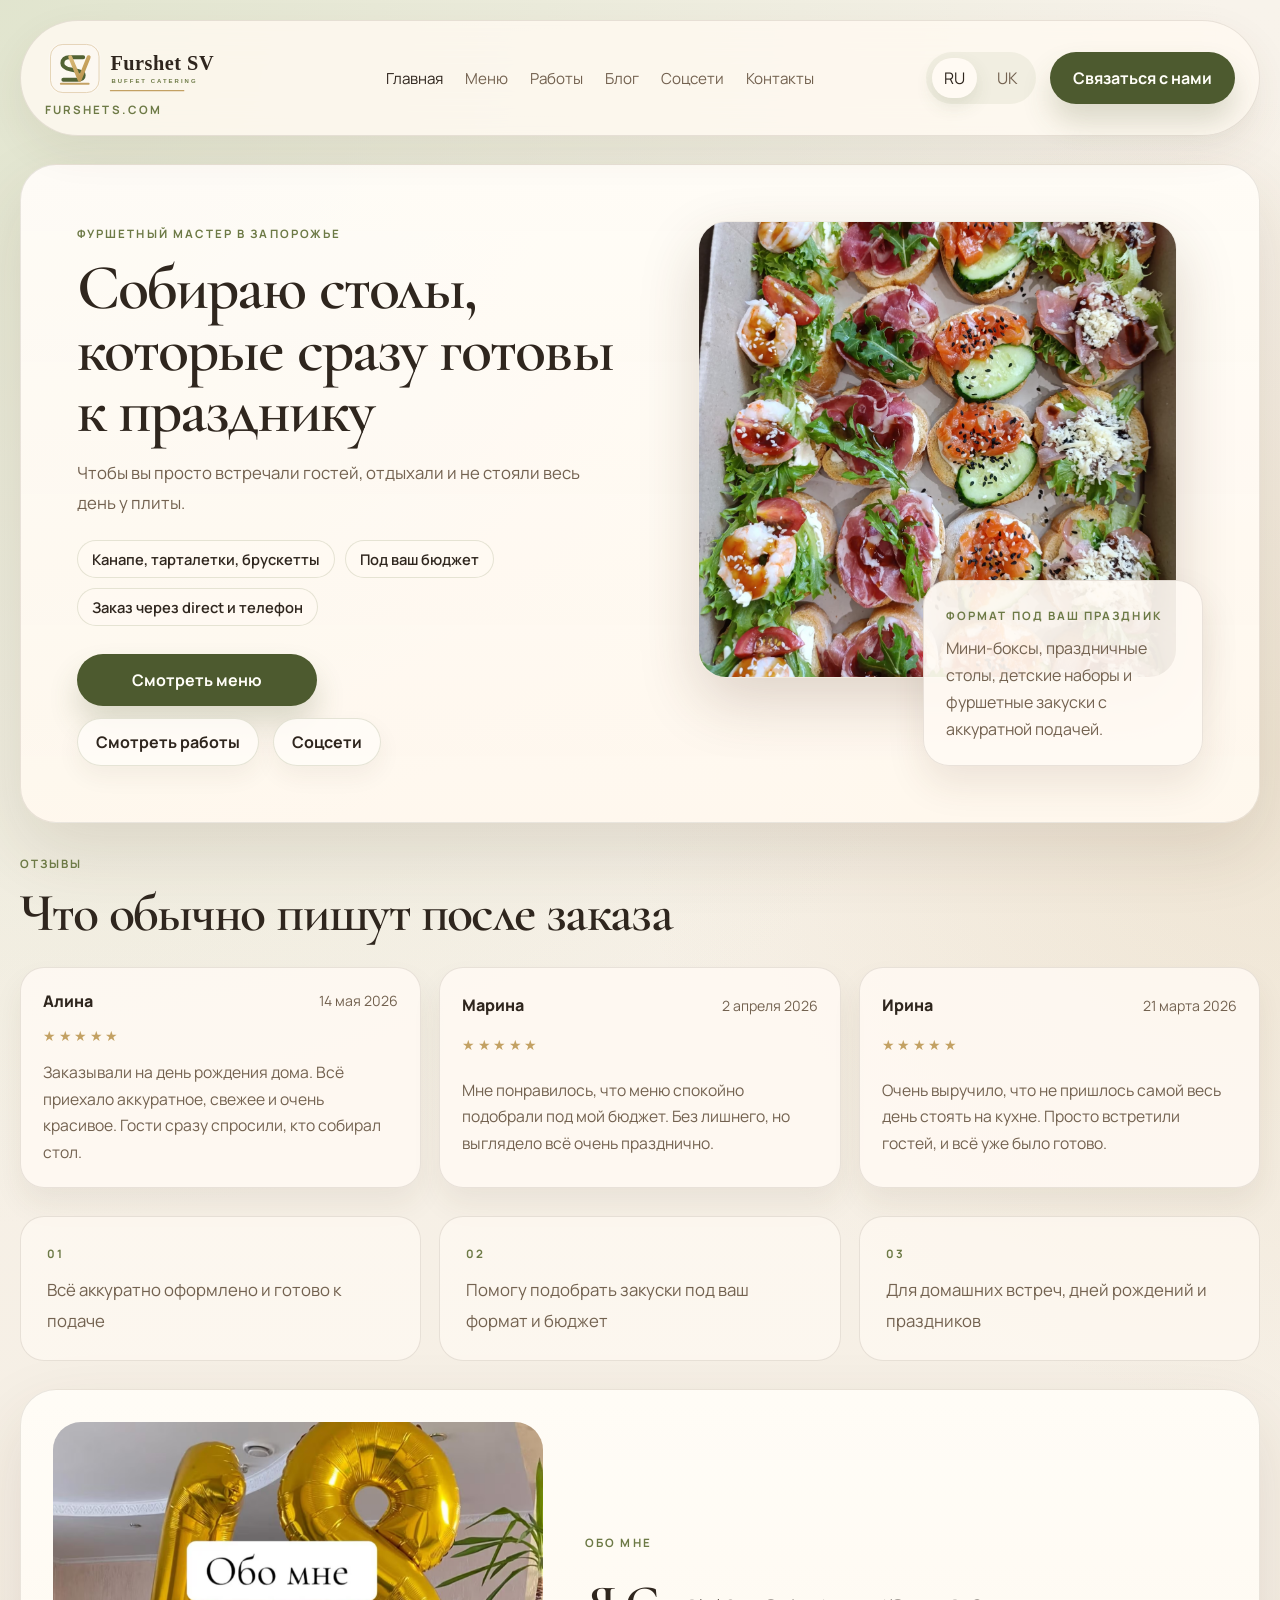
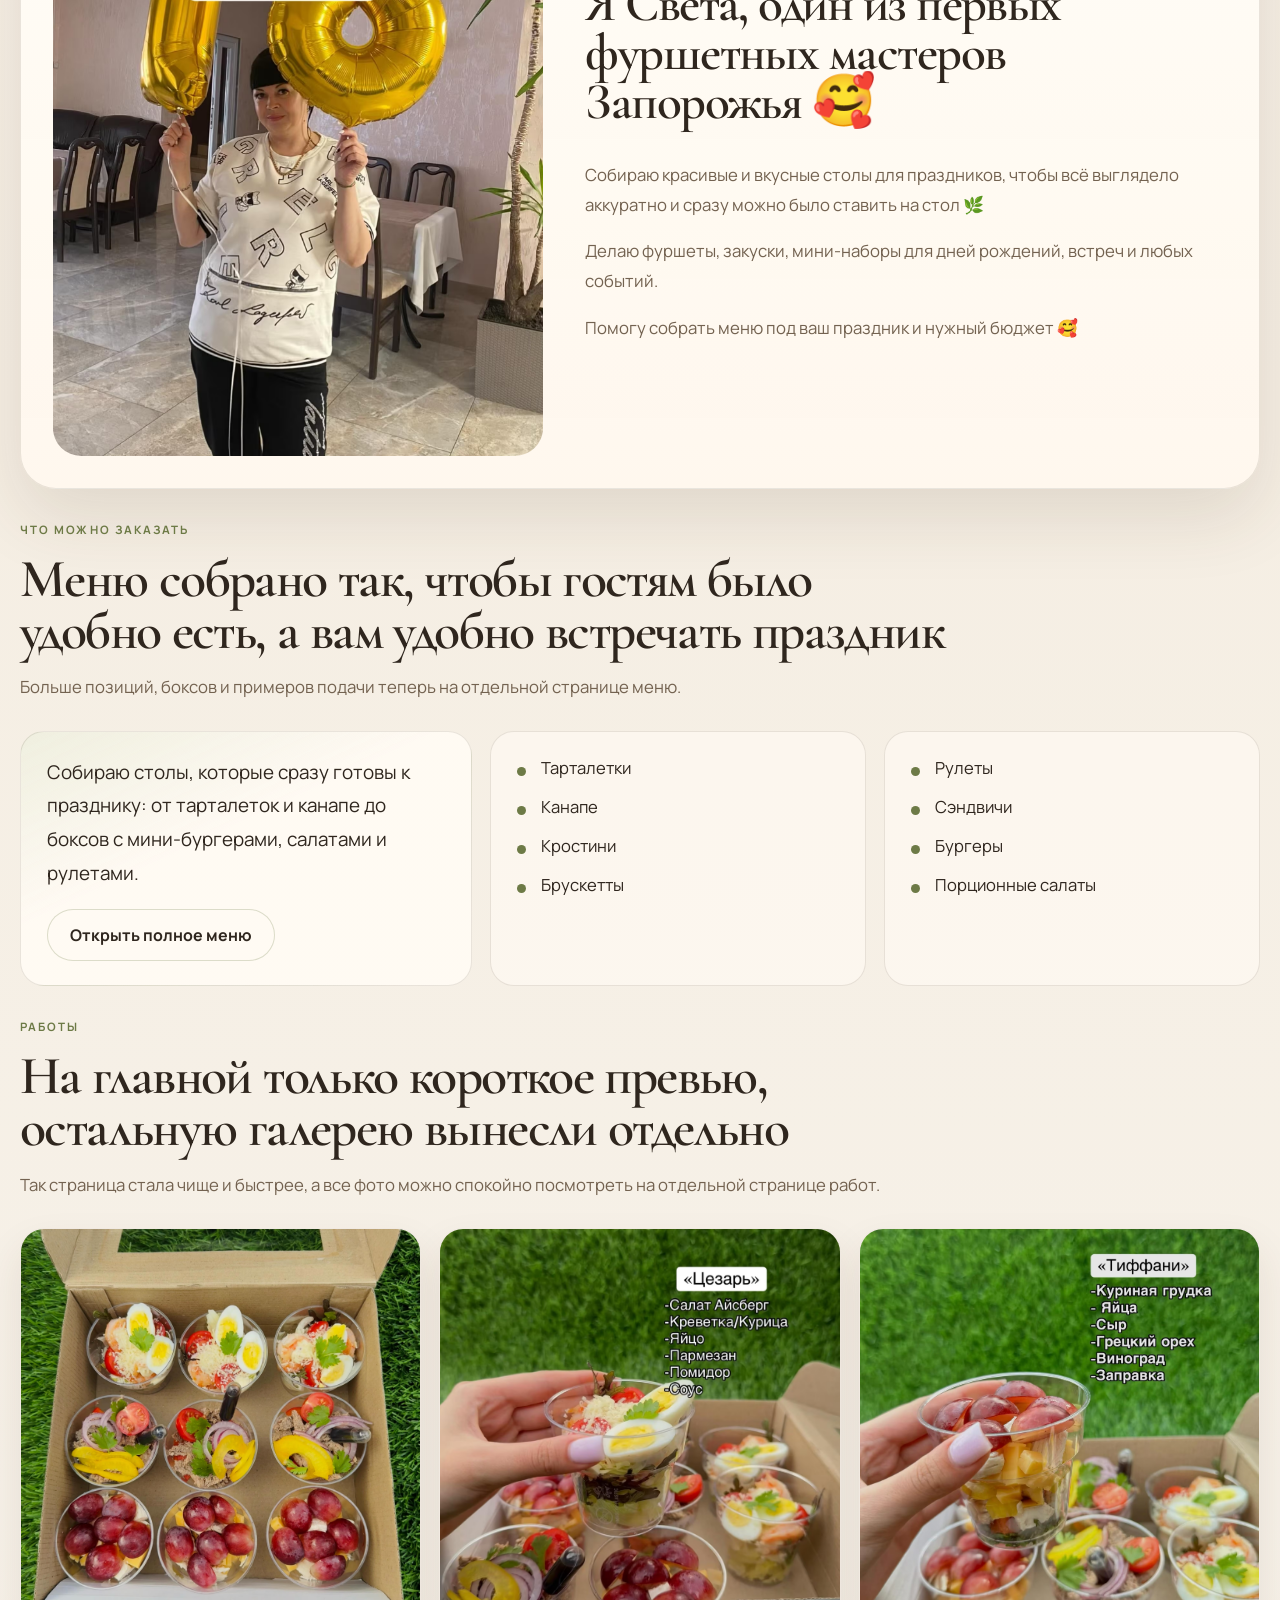
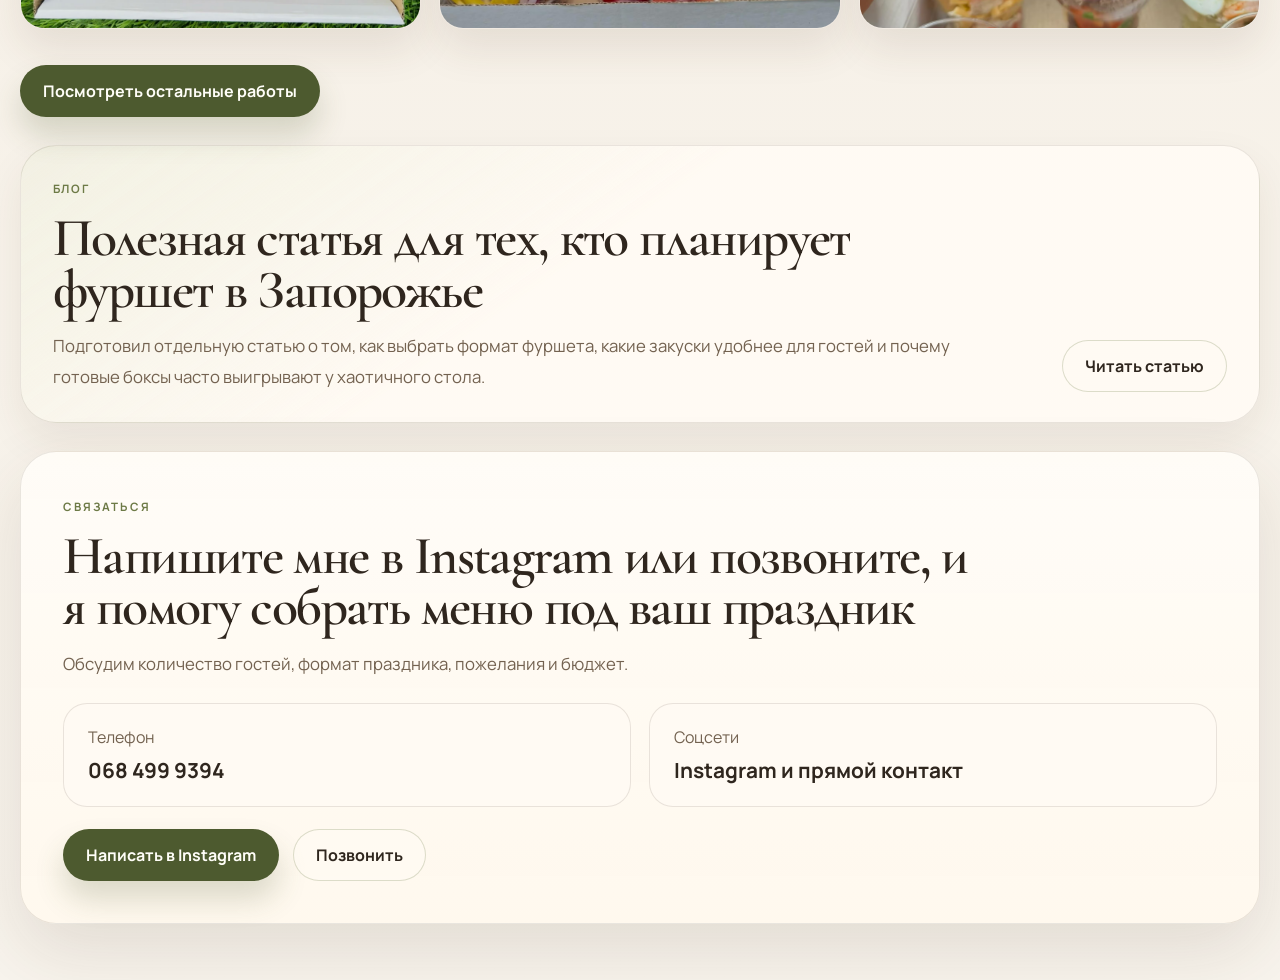
<file: index.html>
<!DOCTYPE html>
<html lang="ru">
<head>
  <meta charset="UTF-8">
  <meta name="viewport" content="width=device-width, initial-scale=1.0">
  <title>Фуршеты и закуски на заказ в Запорожье | Furshet SV</title>
  <meta
    id="meta-description"
    name="description"
    content="Фуршеты и закуски на заказ в Запорожье. Канапе, тарталетки, брускетты, мини-наборы и готовые столы для праздников, дней рождения и встреч."
  >
  <meta name="robots" content="index,follow,max-image-preview:large">
  <meta name="format-detection" content="telephone=yes">
  <link rel="canonical" href="https://furshets.com/">
  <meta property="og:title" id="og-title" content="Фуршеты и закуски на заказ в Запорожье | Furshet SV">
  <meta
    id="og-description"
    property="og:description"
    content="Фуршеты и закуски на заказ в Запорожье. Всё аккуратно, вкусно и уже готово к подаче на стол."
  >
  <meta property="og:type" content="website">
  <meta property="og:site_name" content="Furshet SV">
  <meta property="og:locale" id="og-locale" content="ru_RU">
  <meta property="og:image" content="https://furshets.com/assets/images/gallery/gallery-13.avif">
  <meta property="og:url" content="https://furshets.com/">
  <meta name="twitter:card" content="summary_large_image">
  <meta name="twitter:title" id="twitter-title" content="Фуршеты и закуски на заказ в Запорожье | Furshet SV">
  <meta
    name="twitter:description"
    id="twitter-description"
    content="Фуршеты и закуски на заказ в Запорожье. Канапе, тарталетки, мини-наборы и готовые столы для праздников."
  >
  <meta name="twitter:image" content="https://furshets.com/assets/images/gallery/gallery-13.avif">
  <link rel="icon" type="image/x-icon" href="/favicon.ico">
  <link rel="icon" type="image/svg+xml" href="./assets/icons/favicon.svg">
  <link rel="apple-touch-icon" href="./assets/images/gallery/gallery-13.avif">
  <link rel="preconnect" href="https://fonts.googleapis.com">
  <link rel="preconnect" href="https://fonts.gstatic.com" crossorigin>
  <link
    href="https://fonts.googleapis.com/css2?family=Cormorant+Garamond:wght@500;600;700&family=Manrope:wght@400;500;600;700;800&display=swap"
    rel="stylesheet"
  >
  <link rel="stylesheet" href="./styles.css">
  <script type="application/ld+json" id="structured-data">
    {
      "@context": "https://schema.org",
      "@type": "FoodEstablishment",
      "name": "Furshet SV",
      "url": "https://furshets.com/",
      "image": "https://furshets.com/assets/images/gallery/gallery-13.avif",
      "description": "Фуршеты и закуски на заказ в Запорожье: канапе, тарталетки, брускетты, мини-наборы и готовые столы для праздников.",
      "telephone": "+380684999394",
      "sameAs": [
        "https://www.instagram.com/furshet.sv/"
      ],
      "servesCuisine": [
        "Finger food",
        "Buffet catering",
        "Party snacks"
      ],
      "areaServed": {
        "@type": "City",
        "name": "Запорожье"
      },
      "address": {
        "@type": "PostalAddress",
        "addressLocality": "Запорожье",
        "addressCountry": "UA"
      }
    }
  </script>
</head>
<body data-page="home">
  <div class="page-shell">
    <header class="site-header" id="top">
      <div class="brand-lockup">
        <a class="brand-logo-link" href="./index.html" aria-label="Furshet SV">
          <img class="brand-logo" src="./assets/branding/logo.svg" alt="Furshet SV">
        </a>
        <span class="brand-kicker">furshets.com</span>
      </div>

      <nav class="site-nav" aria-label="Primary">
        <a class="is-current" href="./index.html" data-i18n="nav.home">Главная</a>
        <a href="./menu.html" data-i18n="nav.menu">Меню</a>
        <a href="./works.html" data-i18n="nav.gallery">Работы</a>
        <a href="./blog.html" data-i18n="nav.blog">Блог</a>
        <a href="./social.html" data-i18n="nav.social">Соцсети</a>
        <a href="#contact" data-i18n="nav.contact">Контакты</a>
      </nav>

      <div class="header-actions">
        <div class="lang-switcher" aria-label="Language switcher">
          <button class="lang-btn is-active" type="button" data-lang-btn="ru">RU</button>
          <button class="lang-btn" type="button" data-lang-btn="uk">UK</button>
        </div>
        <a class="button button-primary" href="#contact" data-i18n="header.cta">Связаться с нами</a>
      </div>
    </header>

    <main>
      <section class="hero section">
        <div class="hero-copy">
          <span class="eyebrow" data-i18n="hero.eyebrow">Фуршетный мастер в Запорожье</span>
          <h1 data-i18n="hero.title">Собираю столы, которые сразу готовы к празднику</h1>
          <p class="hero-subcopy" data-i18n="hero.subcopy">
            Чтобы вы просто встречали гостей, отдыхали и не стояли весь день у плиты.
          </p>

          <div class="hero-points">
            <span class="hero-point" data-i18n="hero.point1">Канапе, тарталетки, брускетты</span>
            <span class="hero-point" data-i18n="hero.point2">Под ваш бюджет</span>
            <span class="hero-point" data-i18n="hero.point3">Заказ через direct и телефон</span>
          </div>

          <div class="hero-actions">
            <a class="button button-primary" href="./menu.html" data-i18n="hero.menu">
              Смотреть меню
            </a>
            <a class="button button-secondary" href="./works.html" data-i18n="hero.works">
              Смотреть работы
            </a>
            <a class="button button-secondary" href="./social.html" data-i18n="hero.social">
              Соцсети
            </a>
          </div>
        </div>

        <div class="hero-media hero-media-single">
          <figure class="hero-card hero-card-main hero-card-main-single">
            <img src="./assets/images/gallery/gallery-13.avif" alt="Ассорти закусок и канапе">
          </figure>
          <div class="hero-note">
            <span class="eyebrow" data-i18n="hero.noteEyebrow">Формат под ваш праздник</span>
            <p data-i18n="hero.noteText">Мини-боксы, праздничные столы, детские наборы и фуршетные закуски с аккуратной подачей.</p>
          </div>
        </div>
      </section>

      <section class="reviews section" id="reviews">
        <div class="section-heading reviews-heading">
          <span class="eyebrow" data-i18n="reviews.eyebrow">Отзывы</span>
          <h2 data-i18n="reviews.title">Что обычно пишут после заказа</h2>
        </div>

        <div class="reviews-grid" id="reviews-grid"></div>
      </section>

      <section class="trust-strip section">
        <div class="trust-item">
          <span class="trust-number">01</span>
          <p data-i18n="trust.one">Всё аккуратно оформлено и готово к подаче</p>
        </div>
        <div class="trust-item">
          <span class="trust-number">02</span>
          <p data-i18n="trust.two">Помогу подобрать закуски под ваш формат и бюджет</p>
        </div>
        <div class="trust-item">
          <span class="trust-number">03</span>
          <p data-i18n="trust.three">Для домашних встреч, дней рождений и праздников</p>
        </div>
      </section>

      <section class="about section" id="about">
        <div class="about-portrait">
          <img src="./assets/images/about/owner-portrait.avif" alt="Света, фуршетный мастер">
        </div>

        <div class="about-content">
          <span class="eyebrow" data-i18n="about.eyebrow">Обо мне</span>
          <h2 data-i18n="about.title">Я Света, один из первых фуршетных мастеров Запорожья 🥰</h2>
          <p data-i18n="about.text1">
            Собираю красивые и вкусные столы для праздников, чтобы всё выглядело аккуратно и сразу можно было ставить на стол 🌿
          </p>
          <p data-i18n="about.text2">
            Делаю фуршеты, закуски, мини-наборы для дней рождений, встреч и любых событий.
          </p>
          <p data-i18n="about.text3">
            Помогу собрать меню под ваш праздник и нужный бюджет 🥰
          </p>
        </div>
      </section>

      <section class="menu section" id="menu">
        <div class="section-heading">
          <span class="eyebrow" data-i18n="menu.eyebrow">Что можно заказать</span>
          <h2 data-i18n="menu.title">Меню собрано так, чтобы гостям было удобно есть, а вам удобно встречать праздник</h2>
          <p data-i18n="menu.lead">
            Больше позиций, боксов и примеров подачи теперь на отдельной странице меню.
          </p>
        </div>

        <div class="menu-grid">
          <article class="menu-panel menu-panel-featured">
            <p class="menu-featured-copy" data-i18n="menu.featured">
              Собираю столы, которые сразу готовы к празднику: от тарталеток и канапе до боксов с мини-бургерами, салатами и рулетами.
            </p>
            <a class="button button-secondary section-button" href="./menu.html" data-i18n="menu.cta">Открыть полное меню</a>
          </article>

          <article class="menu-panel">
            <ul class="menu-list">
              <li data-i18n="menu.item1">Тарталетки</li>
              <li data-i18n="menu.item2">Канапе</li>
              <li data-i18n="menu.item3">Кростини</li>
              <li data-i18n="menu.item4">Брускетты</li>
            </ul>
          </article>

          <article class="menu-panel">
            <ul class="menu-list">
              <li data-i18n="menu.item5">Рулеты</li>
              <li data-i18n="menu.item6">Сэндвичи</li>
              <li data-i18n="menu.item7">Бургеры</li>
              <li data-i18n="menu.item8">Порционные салаты</li>
            </ul>
          </article>
        </div>
      </section>

      <section class="gallery section" id="gallery">
        <div class="section-heading">
          <span class="eyebrow" data-i18n="gallery.eyebrow">Работы</span>
          <h2 data-i18n="gallery.title">На главной только короткое превью, остальную галерею вынесли отдельно</h2>
          <p data-i18n="gallery.lead">
            Так страница стала чище и быстрее, а все фото можно спокойно посмотреть на отдельной странице работ.
          </p>
        </div>

        <div class="gallery-grid gallery-preview-grid" id="gallery-grid" data-gallery-limit="3"></div>
        <div class="section-cta">
          <a class="button button-primary" href="./works.html" data-i18n="gallery.cta">Посмотреть остальные работы</a>
        </div>
      </section>

      <section class="section">
        <div class="article-teaser">
          <div class="section-heading article-teaser-copy">
            <span class="eyebrow" data-i18n="blog.eyebrow">Блог</span>
            <h2 data-i18n="blog.title">Полезная статья для тех, кто планирует фуршет в Запорожье</h2>
            <p data-i18n="blog.lead">Подготовил отдельную статью о том, как выбрать формат фуршета, какие закуски удобнее для гостей и почему готовые боксы часто выигрывают у хаотичного стола.</p>
          </div>
          <a class="button button-secondary" href="./blog.html" data-i18n="blog.cta">Читать статью</a>
        </div>
      </section>

      <section class="contact section" id="contact">
        <div class="contact-card">
          <div class="section-heading contact-heading">
            <span class="eyebrow" data-i18n="contact.eyebrow">Связаться</span>
            <h2 data-i18n="contact.title">Напишите мне в Instagram или позвоните, и я помогу собрать меню под ваш праздник</h2>
            <p data-i18n="contact.lead">
              Обсудим количество гостей, формат праздника, пожелания и бюджет.
            </p>
          </div>

          <div class="contact-actions">
            <a class="contact-link" href="tel:+380684999394">
              <span data-i18n="contact.phoneLabel">Телефон</span>
              <strong>068 499 9394</strong>
            </a>
            <a class="contact-link" href="./social.html">
              <span data-i18n="contact.socialLabel">Соцсети</span>
              <strong data-i18n="contact.socialValue">Instagram и прямой контакт</strong>
            </a>
          </div>

          <div class="contact-cta-row">
            <a class="button button-primary" href="https://www.instagram.com/furshet.sv/" target="_blank" rel="noreferrer" data-i18n="contact.instagram">
              Написать в Instagram
            </a>
            <a class="button button-secondary" href="tel:+380684999394" data-i18n="contact.call">
              Позвонить
            </a>
          </div>
        </div>
      </section>
    </main>
  </div>

  <script src="./script.js"></script>
</body>
</html>
</file>
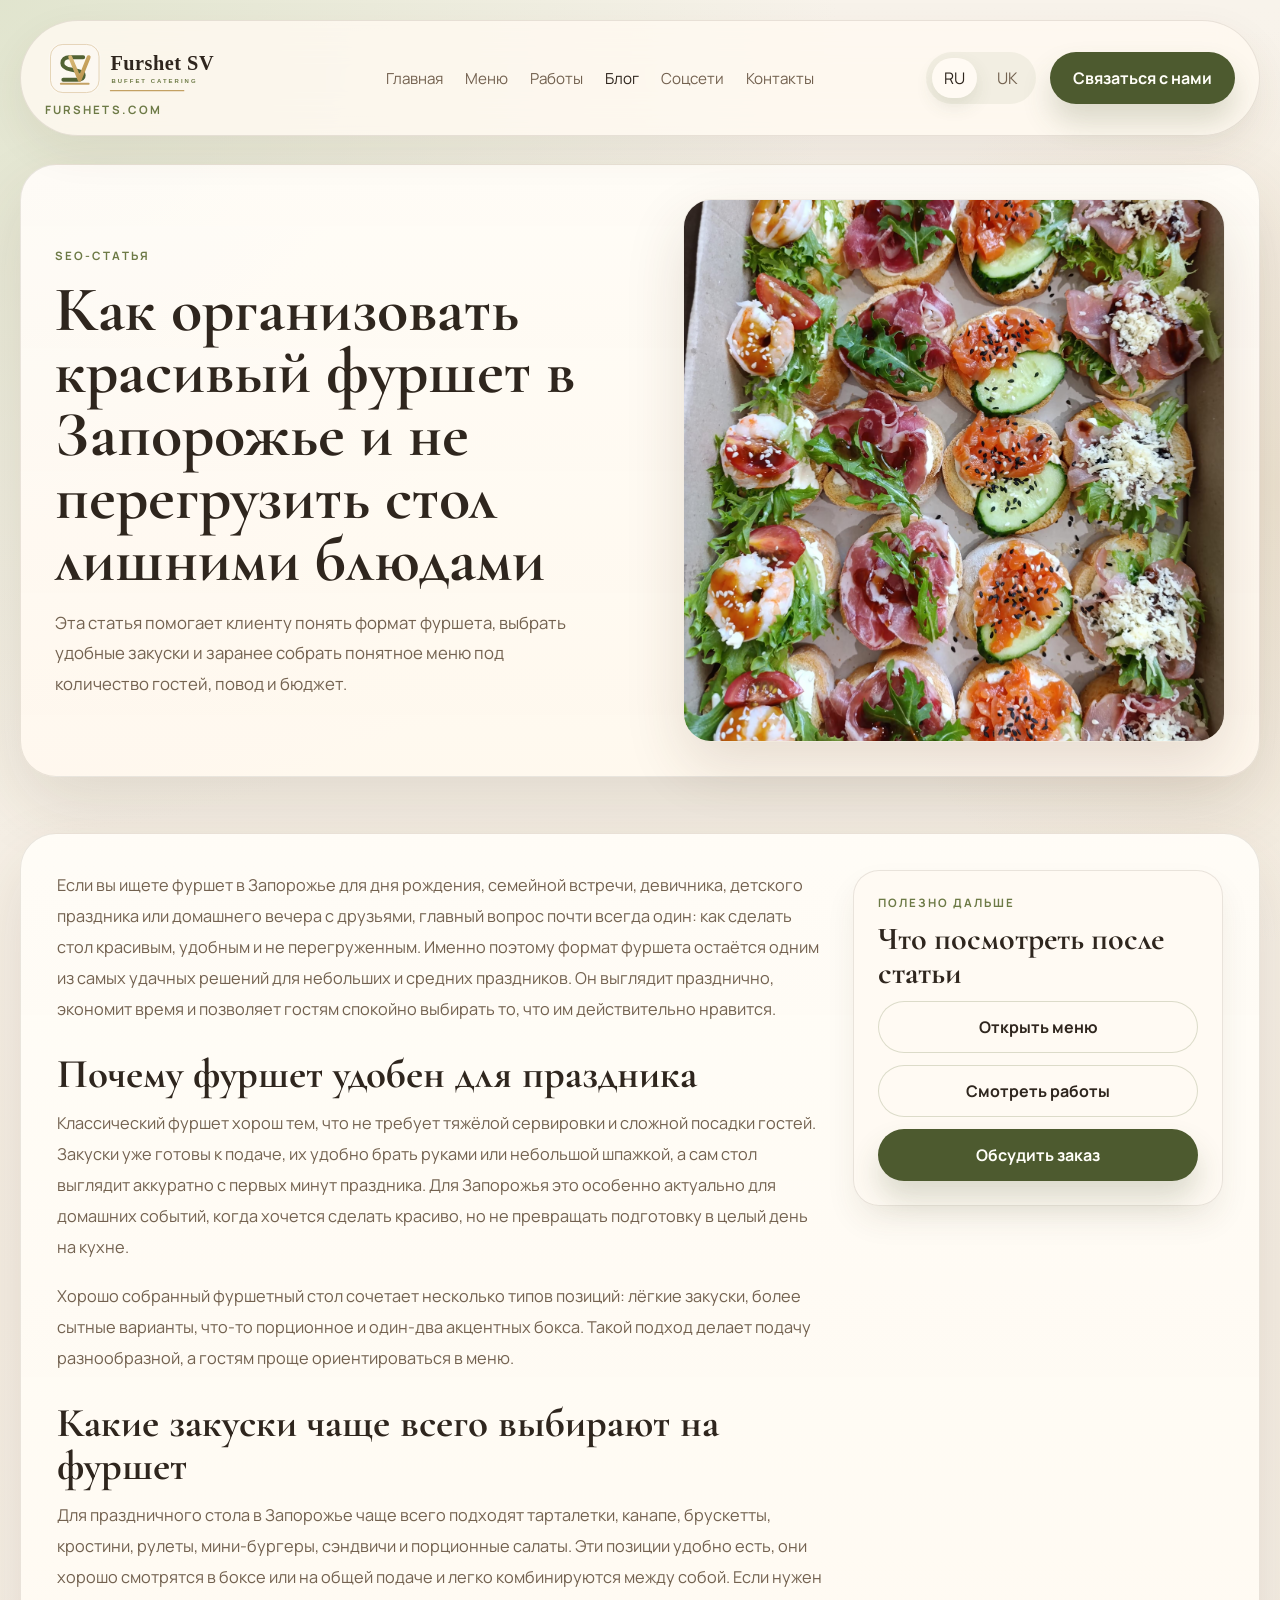
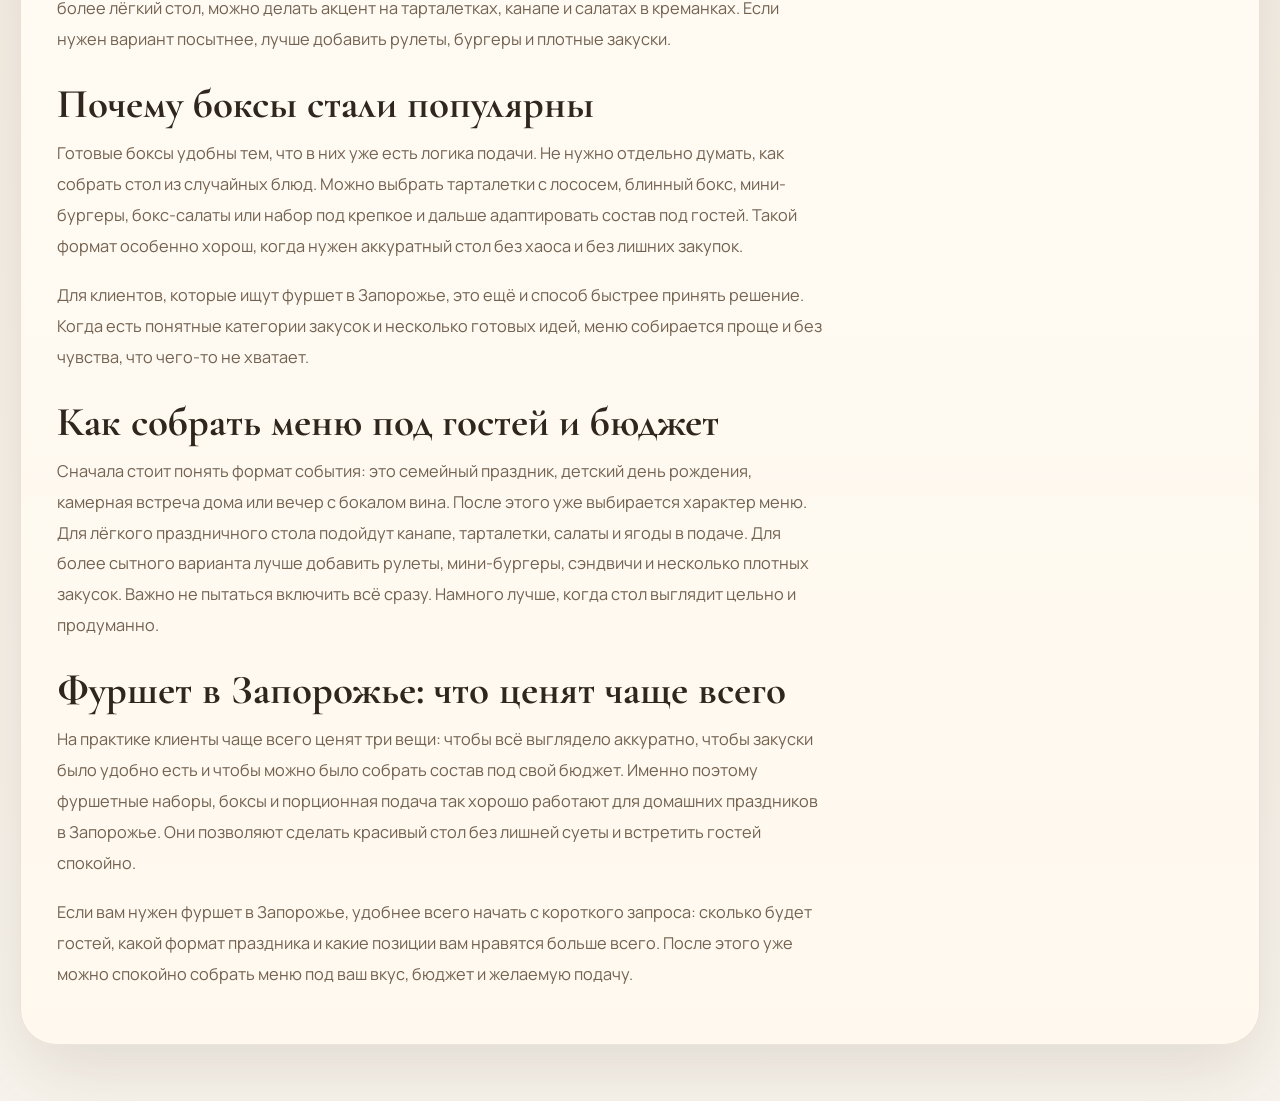
<file: blog.html>
<!DOCTYPE html>
<html lang="ru">
<head>
  <meta charset="UTF-8">
  <meta name="viewport" content="width=device-width, initial-scale=1.0">
  <title>Как организовать фуршет в Запорожье | Блог Furshet SV</title>
  <meta id="meta-description" name="description" content="Как организовать красивый фуршет в Запорожье: какие закуски выбрать, чем удобны боксы, как собрать меню под гостей и почему важна аккуратная подача.">
  <meta name="robots" content="index,follow,max-image-preview:large">
  <link rel="canonical" href="https://furshets.com/blog.html">
  <meta property="og:title" id="og-title" content="Как организовать фуршет в Запорожье | Блог Furshet SV">
  <meta property="og:description" id="og-description" content="SEO-статья о фуршете в Запорожье: меню, подача, закуски, боксы и советы по подготовке праздничного стола.">
  <meta property="og:type" content="article">
  <meta property="og:site_name" content="Furshet SV">
  <meta property="og:locale" id="og-locale" content="ru_RU">
  <meta property="og:image" content="https://furshets.com/assets/images/gallery/gallery-13.avif">
  <meta property="og:url" content="https://furshets.com/blog.html">
  <meta name="twitter:card" content="summary_large_image">
  <meta name="twitter:title" id="twitter-title" content="Как организовать фуршет в Запорожье | Блог Furshet SV">
  <meta name="twitter:description" id="twitter-description" content="Полезная статья для клиентов, которые ищут фуршет в Запорожье и хотят понять, какие закуски и формат лучше выбрать.">
  <meta name="twitter:image" content="https://furshets.com/assets/images/gallery/gallery-13.avif">
  <link rel="icon" type="image/x-icon" href="/favicon.ico">
  <link rel="icon" type="image/svg+xml" href="./assets/icons/favicon.svg">
  <link rel="preconnect" href="https://fonts.googleapis.com">
  <link rel="preconnect" href="https://fonts.gstatic.com" crossorigin>
  <link href="https://fonts.googleapis.com/css2?family=Cormorant+Garamond:wght@500;600;700&family=Manrope:wght@400;500;600;700;800&display=swap" rel="stylesheet">
  <link rel="stylesheet" href="./styles.css">
  <script type="application/ld+json" id="structured-data">
    {
      "@context": "https://schema.org",
      "@type": "Article",
      "headline": "Как организовать фуршет в Запорожье",
      "description": "Статья о том, как собрать красивый и удобный фуршет в Запорожье: формат, закуски, боксы и подача.",
      "author": {
        "@type": "Person",
        "name": "Furshet SV"
      },
      "publisher": {
        "@type": "Organization",
        "name": "Furshet SV"
      },
      "mainEntityOfPage": "https://furshets.com/blog.html",
      "image": "https://furshets.com/assets/images/gallery/gallery-13.avif"
    }
  </script>
</head>
<body data-page="blog">
  <div class="page-shell">
    <header class="site-header" id="top">
      <div class="brand-lockup">
        <a class="brand-logo-link" href="./index.html" aria-label="Furshet SV">
          <img class="brand-logo" src="./assets/branding/logo.svg" alt="Furshet SV">
        </a>
        <span class="brand-kicker">furshets.com</span>
      </div>

      <nav class="site-nav" aria-label="Primary">
        <a href="./index.html" data-i18n="nav.home">Главная</a>
        <a href="./menu.html" data-i18n="nav.menu">Меню</a>
        <a href="./works.html" data-i18n="nav.gallery">Работы</a>
        <a class="is-current" href="./blog.html" data-i18n="nav.blog">Блог</a>
        <a href="./social.html" data-i18n="nav.social">Соцсети</a>
        <a href="./index.html#contact" data-i18n="nav.contact">Контакты</a>
      </nav>

      <div class="header-actions">
        <div class="lang-switcher" aria-label="Language switcher">
          <button class="lang-btn is-active" type="button" data-lang-btn="ru">RU</button>
          <button class="lang-btn" type="button" data-lang-btn="uk">UK</button>
        </div>
        <a class="button button-primary" href="./index.html#contact" data-i18n="header.cta">Связаться с нами</a>
      </div>
    </header>

    <main class="page-stack">
      <section class="page-hero section">
        <div class="page-hero-copy">
          <span class="eyebrow" data-i18n="article.eyebrow">SEO-статья</span>
          <h1 data-i18n="article.title">Как организовать красивый фуршет в Запорожье и не перегрузить стол лишними блюдами</h1>
          <p class="hero-subcopy" data-i18n="article.lead">Эта статья помогает клиенту понять формат фуршета, выбрать удобные закуски и заранее собрать понятное меню под количество гостей, повод и бюджет.</p>
        </div>
        <figure class="page-hero-media">
          <img src="./assets/images/gallery/gallery-13.avif" alt="Фуршетный стол в Запорожье">
        </figure>
      </section>

      <article class="seo-article section">
        <div class="seo-article-layout">
          <div class="seo-article-body">
            <p data-i18n="article.p1">Если вы ищете фуршет в Запорожье для дня рождения, семейной встречи, девичника, детского праздника или домашнего вечера с друзьями, главный вопрос почти всегда один: как сделать стол красивым, удобным и не перегруженным. Именно поэтому формат фуршета остаётся одним из самых удачных решений для небольших и средних праздников. Он выглядит празднично, экономит время и позволяет гостям спокойно выбирать то, что им действительно нравится.</p>

            <h2 data-i18n="article.h2a">Почему фуршет удобен для праздника</h2>
            <p data-i18n="article.p2">Классический фуршет хорош тем, что не требует тяжёлой сервировки и сложной посадки гостей. Закуски уже готовы к подаче, их удобно брать руками или небольшой шпажкой, а сам стол выглядит аккуратно с первых минут праздника. Для Запорожья это особенно актуально для домашних событий, когда хочется сделать красиво, но не превращать подготовку в целый день на кухне.</p>
            <p data-i18n="article.p3">Хорошо собранный фуршетный стол сочетает несколько типов позиций: лёгкие закуски, более сытные варианты, что-то порционное и один-два акцентных бокса. Такой подход делает подачу разнообразной, а гостям проще ориентироваться в меню.</p>

            <h2 data-i18n="article.h2b">Какие закуски чаще всего выбирают на фуршет</h2>
            <p data-i18n="article.p4">Для праздничного стола в Запорожье чаще всего подходят тарталетки, канапе, брускетты, кростини, рулеты, мини-бургеры, сэндвичи и порционные салаты. Эти позиции удобно есть, они хорошо смотрятся в боксе или на общей подаче и легко комбинируются между собой. Если нужен более лёгкий стол, можно делать акцент на тарталетках, канапе и салатах в креманках. Если нужен вариант посытнее, лучше добавить рулеты, бургеры и плотные закуски.</p>

            <h2 data-i18n="article.h2c">Почему боксы стали популярны</h2>
            <p data-i18n="article.p5">Готовые боксы удобны тем, что в них уже есть логика подачи. Не нужно отдельно думать, как собрать стол из случайных блюд. Можно выбрать тарталетки с лососем, блинный бокс, мини-бургеры, бокс-салаты или набор под крепкое и дальше адаптировать состав под гостей. Такой формат особенно хорош, когда нужен аккуратный стол без хаоса и без лишних закупок.</p>
            <p data-i18n="article.p6">Для клиентов, которые ищут фуршет в Запорожье, это ещё и способ быстрее принять решение. Когда есть понятные категории закусок и несколько готовых идей, меню собирается проще и без чувства, что чего-то не хватает.</p>

            <h2 data-i18n="article.h2d">Как собрать меню под гостей и бюджет</h2>
            <p data-i18n="article.p7">Сначала стоит понять формат события: это семейный праздник, детский день рождения, камерная встреча дома или вечер с бокалом вина. После этого уже выбирается характер меню. Для лёгкого праздничного стола подойдут канапе, тарталетки, салаты и ягоды в подаче. Для более сытного варианта лучше добавить рулеты, мини-бургеры, сэндвичи и несколько плотных закусок. Важно не пытаться включить всё сразу. Намного лучше, когда стол выглядит цельно и продуманно.</p>

            <h2 data-i18n="article.h2e">Фуршет в Запорожье: что ценят чаще всего</h2>
            <p data-i18n="article.p8">На практике клиенты чаще всего ценят три вещи: чтобы всё выглядело аккуратно, чтобы закуски было удобно есть и чтобы можно было собрать состав под свой бюджет. Именно поэтому фуршетные наборы, боксы и порционная подача так хорошо работают для домашних праздников в Запорожье. Они позволяют сделать красивый стол без лишней суеты и встретить гостей спокойно.</p>

            <p data-i18n="article.p9">Если вам нужен фуршет в Запорожье, удобнее всего начать с короткого запроса: сколько будет гостей, какой формат праздника и какие позиции вам нравятся больше всего. После этого уже можно спокойно собрать меню под ваш вкус, бюджет и желаемую подачу.</p>
          </div>

          <aside class="seo-article-side">
            <div class="article-card">
              <span class="eyebrow" data-i18n="article.sideEyebrow">Полезно дальше</span>
              <h3 data-i18n="article.sideTitle">Что посмотреть после статьи</h3>
              <a class="button button-secondary" href="./menu.html" data-i18n="article.sideMenu">Открыть меню</a>
              <a class="button button-secondary" href="./works.html" data-i18n="article.sideWorks">Смотреть работы</a>
              <a class="button button-primary" href="./index.html#contact" data-i18n="article.sideContact">Обсудить заказ</a>
            </div>
          </aside>
        </div>
      </article>
    </main>
  </div>
  <script src="./script.js"></script>
</body>
</html>
</file>
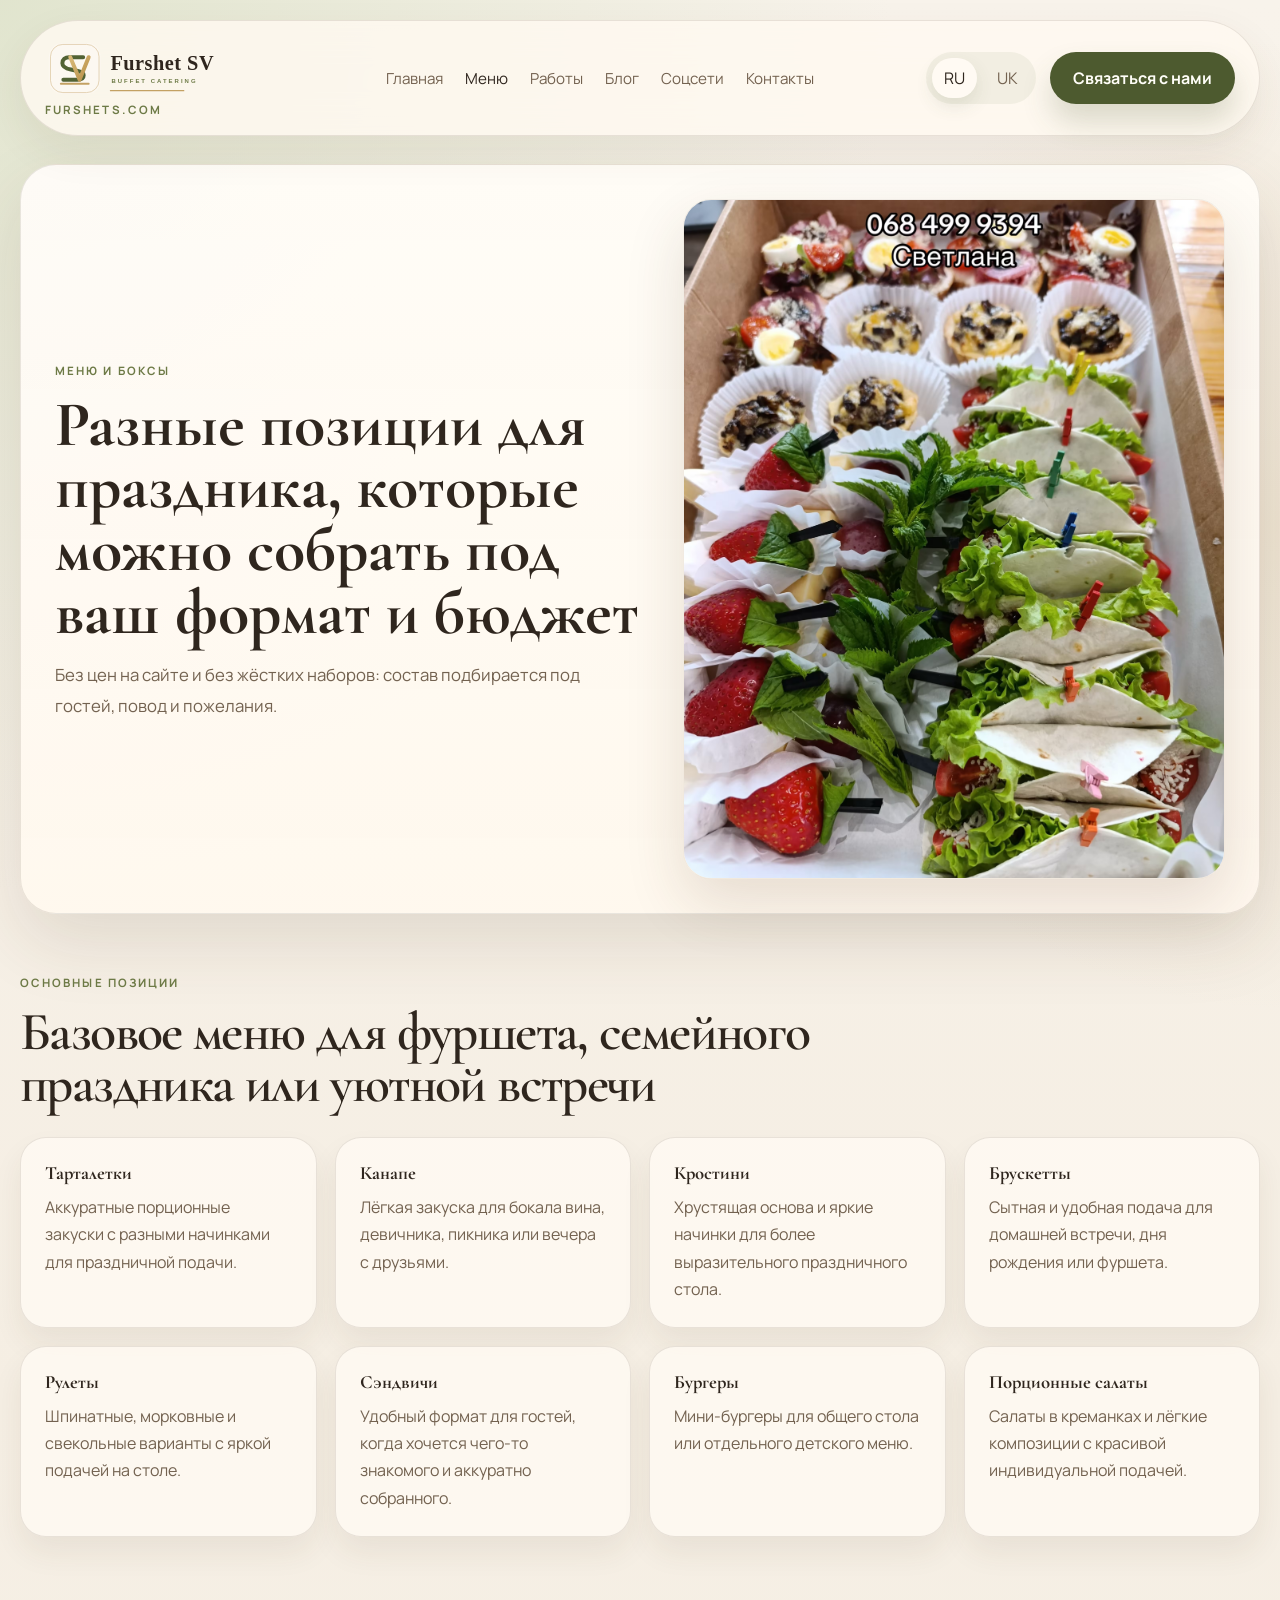
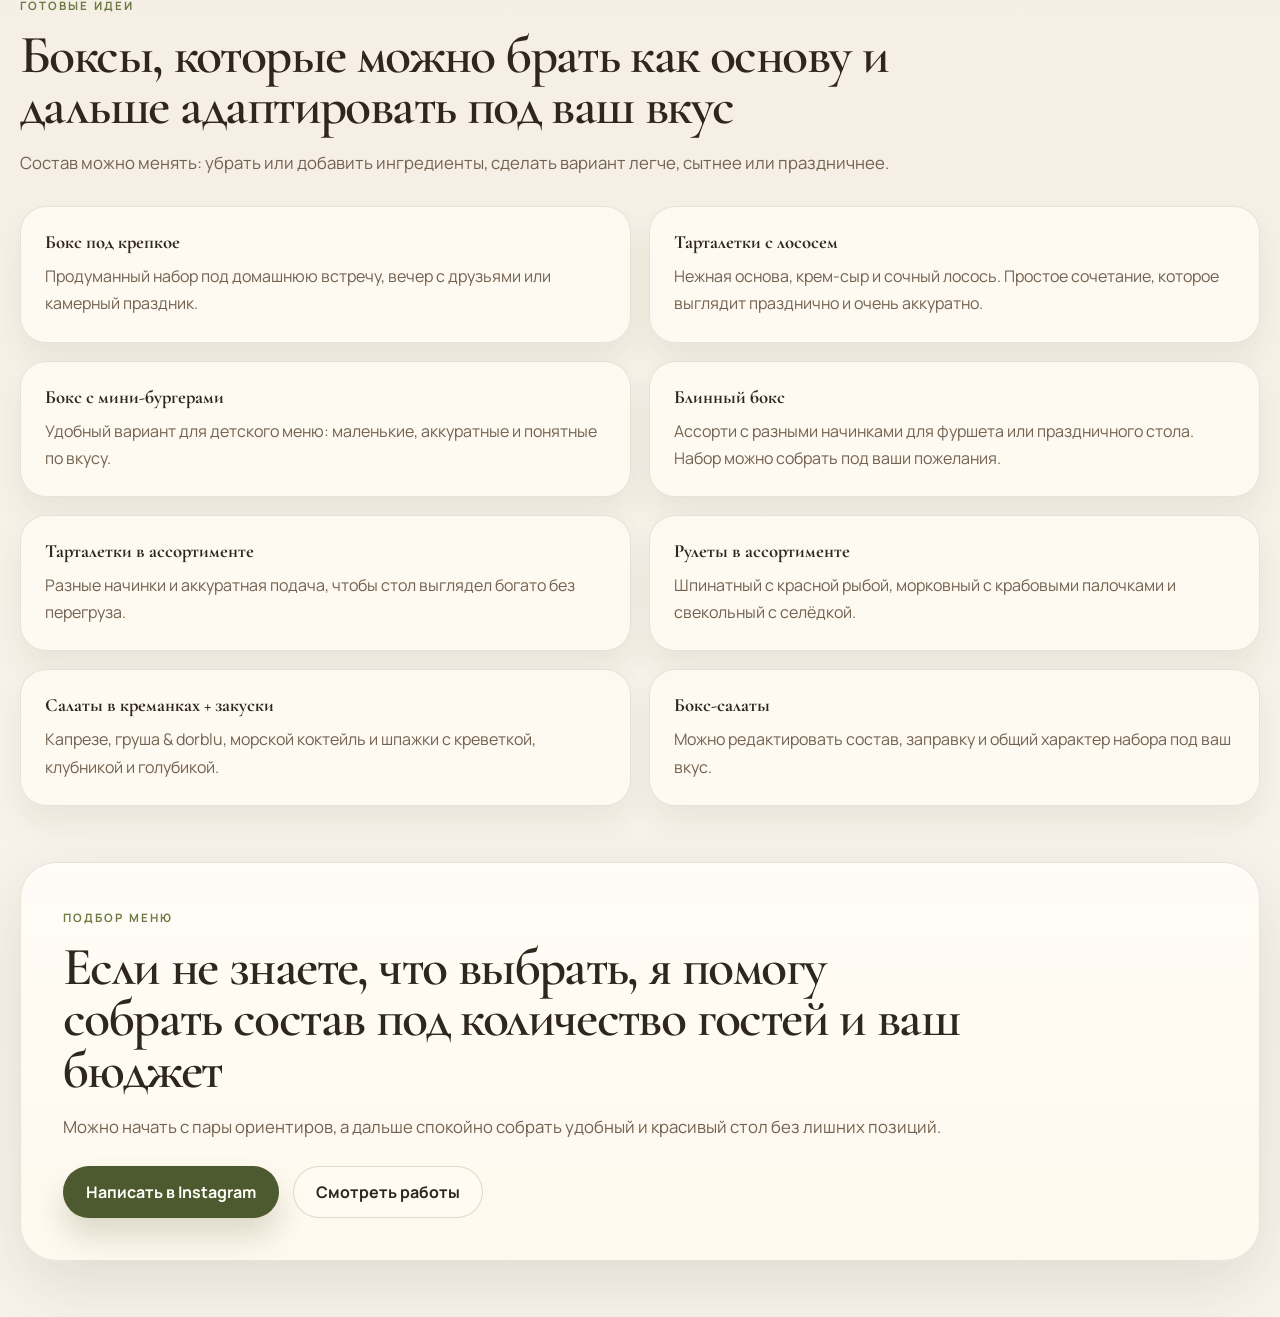
<file: menu.html>
<!DOCTYPE html>
<html lang="ru">
<head>
  <meta charset="UTF-8">
  <meta name="viewport" content="width=device-width, initial-scale=1.0">
  <title>Меню фуршета и боксов | Furshet SV</title>
  <meta id="meta-description" name="description" content="Меню Furshet SV: тарталетки, канапе, рулеты, мини-бургеры, салаты в креманках и праздничные боксы без перегруза и лишней суеты.">
  <meta name="robots" content="index,follow,max-image-preview:large">
  <link rel="canonical" href="https://furshets.com/menu.html">
  <meta property="og:title" id="og-title" content="Меню фуршета и боксов | Furshet SV">
  <meta property="og:description" id="og-description" content="Подборка закусок, боксов и готовых решений для праздника: канапе, тарталетки, бургеры, рулеты и салаты.">
  <meta property="og:type" content="website">
  <meta property="og:site_name" content="Furshet SV">
  <meta property="og:locale" id="og-locale" content="ru_RU">
  <meta property="og:image" content="https://furshets.com/assets/images/gallery/gallery-20.avif">
  <meta property="og:url" content="https://furshets.com/menu.html">
  <meta name="twitter:card" content="summary_large_image">
  <meta name="twitter:title" id="twitter-title" content="Меню фуршета и боксов | Furshet SV">
  <meta name="twitter:description" id="twitter-description" content="Тарталетки, канапе, блинные боксы, салаты, рулеты и мини-бургеры для праздника.">
  <meta name="twitter:image" content="https://furshets.com/assets/images/gallery/gallery-20.avif">
  <link rel="icon" type="image/x-icon" href="/favicon.ico">
  <link rel="icon" type="image/svg+xml" href="./assets/icons/favicon.svg">
  <link rel="preconnect" href="https://fonts.googleapis.com">
  <link rel="preconnect" href="https://fonts.gstatic.com" crossorigin>
  <link href="https://fonts.googleapis.com/css2?family=Cormorant+Garamond:wght@500;600;700&family=Manrope:wght@400;500;600;700;800&display=swap" rel="stylesheet">
  <link rel="stylesheet" href="./styles.css">
  <script type="application/ld+json" id="structured-data">
    {
      "@context": "https://schema.org",
      "@type": "FoodEstablishment",
      "name": "Furshet SV",
      "url": "https://furshets.com/menu.html",
      "image": "https://furshets.com/assets/images/gallery/gallery-20.avif",
      "description": "Меню Furshet SV: тарталетки, канапе, рулеты, мини-бургеры, салаты в креманках и праздничные боксы.",
      "telephone": "+380684999394",
      "sameAs": ["https://www.instagram.com/furshet.sv/"]
    }
  </script>
</head>
<body data-page="menu">
  <div class="page-shell">
    <header class="site-header" id="top">
      <div class="brand-lockup">
        <a class="brand-logo-link" href="./index.html" aria-label="Furshet SV">
          <img class="brand-logo" src="./assets/branding/logo.svg" alt="Furshet SV">
        </a>
        <span class="brand-kicker">furshets.com</span>
      </div>

      <nav class="site-nav" aria-label="Primary">
        <a href="./index.html" data-i18n="nav.home">Главная</a>
        <a class="is-current" href="./menu.html" data-i18n="nav.menu">Меню</a>
        <a href="./works.html" data-i18n="nav.gallery">Работы</a>
        <a href="./blog.html" data-i18n="nav.blog">Блог</a>
        <a href="./social.html" data-i18n="nav.social">Соцсети</a>
        <a href="./index.html#contact" data-i18n="nav.contact">Контакты</a>
      </nav>

      <div class="header-actions">
        <div class="lang-switcher" aria-label="Language switcher">
          <button class="lang-btn is-active" type="button" data-lang-btn="ru">RU</button>
          <button class="lang-btn" type="button" data-lang-btn="uk">UK</button>
        </div>
        <a class="button button-primary" href="./index.html#contact" data-i18n="header.cta">Связаться с нами</a>
      </div>
    </header>

    <main class="page-stack">
      <section class="page-hero section">
        <div class="page-hero-copy">
          <span class="eyebrow" data-i18n="menuPage.eyebrow">Меню и боксы</span>
          <h1 data-i18n="menuPage.title">Разные позиции для праздника, которые можно собрать под ваш формат и бюджет</h1>
          <p class="hero-subcopy" data-i18n="menuPage.lead">Без цен на сайте и без жёстких наборов: состав подбирается под гостей, повод и пожелания.</p>
        </div>
        <figure class="page-hero-media">
          <img src="./assets/images/gallery/gallery-20.avif" alt="Фуршетный набор">
        </figure>
      </section>

      <section class="section">
        <div class="section-heading">
          <span class="eyebrow" data-i18n="menuPage.catalogEyebrow">Основные позиции</span>
          <h2 data-i18n="menuPage.catalogTitle">Базовое меню для фуршета, семейного праздника или уютной встречи</h2>
        </div>
        <div class="catalog-grid">
          <article class="catalog-card"><h3 data-i18n="menu.item1">Тарталетки</h3><p data-i18n="menuPage.item1">Аккуратные порционные закуски с разными начинками для праздничной подачи.</p></article>
          <article class="catalog-card"><h3 data-i18n="menu.item2">Канапе</h3><p data-i18n="menuPage.item2">Лёгкая закуска для бокала вина, девичника, пикника или вечера с друзьями.</p></article>
          <article class="catalog-card"><h3 data-i18n="menu.item3">Кростини</h3><p data-i18n="menuPage.item3">Хрустящая основа и яркие начинки для более выразительного праздничного стола.</p></article>
          <article class="catalog-card"><h3 data-i18n="menu.item4">Брускетты</h3><p data-i18n="menuPage.item4">Сытная и удобная подача для домашней встречи, дня рождения или фуршета.</p></article>
          <article class="catalog-card"><h3 data-i18n="menu.item5">Рулеты</h3><p data-i18n="menuPage.item5">Шпинатные, морковные и свекольные варианты с яркой подачей на столе.</p></article>
          <article class="catalog-card"><h3 data-i18n="menu.item6">Сэндвичи</h3><p data-i18n="menuPage.item6">Удобный формат для гостей, когда хочется чего-то знакомого и аккуратно собранного.</p></article>
          <article class="catalog-card"><h3 data-i18n="menu.item7">Бургеры</h3><p data-i18n="menuPage.item7">Мини-бургеры для общего стола или отдельного детского меню.</p></article>
          <article class="catalog-card"><h3 data-i18n="menu.item8">Порционные салаты</h3><p data-i18n="menuPage.item8">Салаты в креманках и лёгкие композиции с красивой индивидуальной подачей.</p></article>
        </div>
      </section>

      <section class="section">
        <div class="section-heading">
          <span class="eyebrow" data-i18n="menuPage.boxesEyebrow">Готовые идеи</span>
          <h2 data-i18n="menuPage.boxesTitle">Боксы, которые можно брать как основу и дальше адаптировать под ваш вкус</h2>
          <p data-i18n="menuPage.boxesLead">Состав можно менять: убрать или добавить ингредиенты, сделать вариант легче, сытнее или праздничнее.</p>
        </div>
        <div class="box-grid">
          <article class="box-card">
            <h3 data-i18n="menuPage.box1Title">Бокс под крепкое</h3>
            <p data-i18n="menuPage.box1Text">Продуманный набор под домашнюю встречу, вечер с друзьями или камерный праздник.</p>
          </article>
          <article class="box-card">
            <h3 data-i18n="menuPage.box2Title">Тарталетки с лососем</h3>
            <p data-i18n="menuPage.box2Text">Нежная основа, крем-сыр и сочный лосось. Простое сочетание, которое выглядит празднично и очень аккуратно.</p>
          </article>
          <article class="box-card">
            <h3 data-i18n="menuPage.box3Title">Бокс с мини-бургерами</h3>
            <p data-i18n="menuPage.box3Text">Удобный вариант для детского меню: маленькие, аккуратные и понятные по вкусу.</p>
          </article>
          <article class="box-card">
            <h3 data-i18n="menuPage.box4Title">Блинный бокс</h3>
            <p data-i18n="menuPage.box4Text">Ассорти с разными начинками для фуршета или праздничного стола. Набор можно собрать под ваши пожелания.</p>
          </article>
          <article class="box-card">
            <h3 data-i18n="menuPage.box5Title">Тарталетки в ассортименте</h3>
            <p data-i18n="menuPage.box5Text">Разные начинки и аккуратная подача, чтобы стол выглядел богато без перегруза.</p>
          </article>
          <article class="box-card">
            <h3 data-i18n="menuPage.box6Title">Рулеты в ассортименте</h3>
            <p data-i18n="menuPage.box6Text">Шпинатный с красной рыбой, морковный с крабовыми палочками и свекольный с селёдкой.</p>
          </article>
          <article class="box-card">
            <h3 data-i18n="menuPage.box7Title">Салаты в креманках + закуски</h3>
            <p data-i18n="menuPage.box7Text">Капрезе, груша & dorblu, морской коктейль и шпажки с креветкой, клубникой и голубикой.</p>
          </article>
          <article class="box-card">
            <h3 data-i18n="menuPage.box8Title">Бокс-салаты</h3>
            <p data-i18n="menuPage.box8Text">Можно редактировать состав, заправку и общий характер набора под ваш вкус.</p>
          </article>
        </div>
      </section>

      <section class="section">
        <div class="contact-card">
          <div class="section-heading contact-heading">
            <span class="eyebrow" data-i18n="menuPage.helpEyebrow">Подбор меню</span>
            <h2 data-i18n="menuPage.helpTitle">Если не знаете, что выбрать, я помогу собрать состав под количество гостей и ваш бюджет</h2>
            <p data-i18n="menuPage.helpLead">Можно начать с пары ориентиров, а дальше спокойно собрать удобный и красивый стол без лишних позиций.</p>
          </div>
          <div class="contact-cta-row">
            <a class="button button-primary" href="https://www.instagram.com/furshet.sv/" target="_blank" rel="noreferrer" data-i18n="contact.instagram">Написать в Instagram</a>
            <a class="button button-secondary" href="./works.html" data-i18n="menuPage.worksCta">Смотреть работы</a>
          </div>
        </div>
      </section>
    </main>
  </div>
  <script src="./script.js"></script>
</body>
</html>
</file>
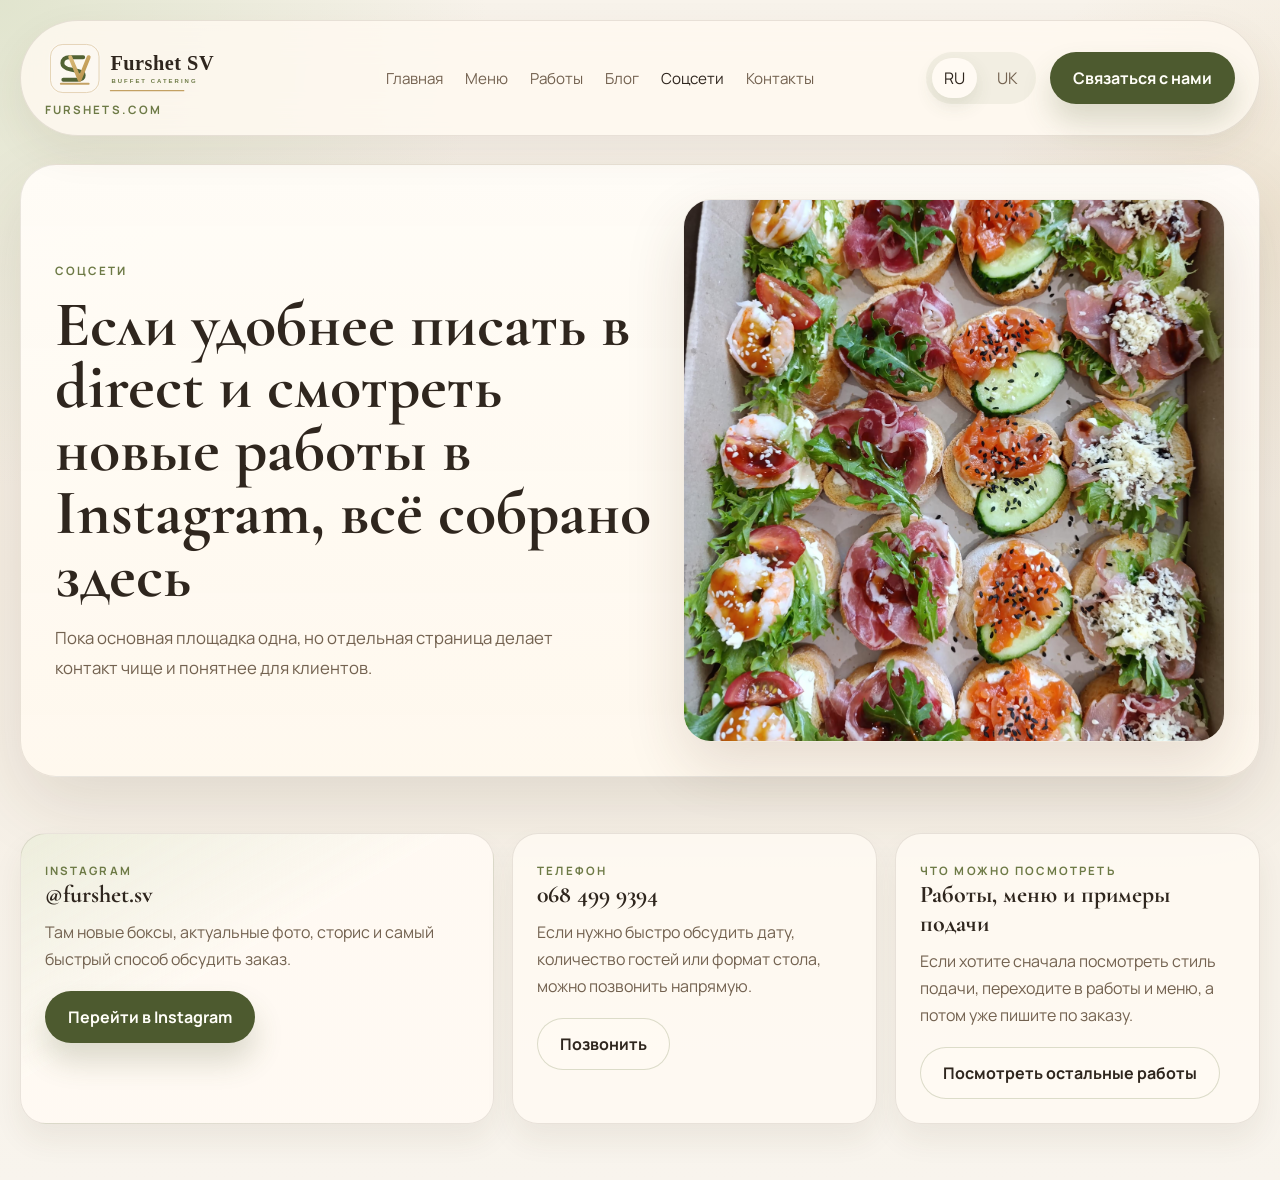
<file: social.html>
<!DOCTYPE html>
<html lang="ru">
<head>
  <meta charset="UTF-8">
  <meta name="viewport" content="width=device-width, initial-scale=1.0">
  <title>Соцсети и контакты | Furshet SV</title>
  <meta id="meta-description" name="description" content="Соцсети и контакты Furshet SV: Instagram, прямой контакт и удобный способ быстро обсудить заказ.">
  <meta name="robots" content="index,follow,max-image-preview:large">
  <link rel="canonical" href="https://furshets.com/social.html">
  <meta property="og:title" id="og-title" content="Соцсети и контакты | Furshet SV">
  <meta property="og:description" id="og-description" content="Отдельная страница с Instagram и контактами Furshet SV для быстрого перехода и заказа.">
  <meta property="og:type" content="website">
  <meta property="og:site_name" content="Furshet SV">
  <meta property="og:locale" id="og-locale" content="ru_RU">
  <meta property="og:image" content="https://furshets.com/assets/images/gallery/gallery-13.avif">
  <meta property="og:url" content="https://furshets.com/social.html">
  <meta name="twitter:card" content="summary_large_image">
  <meta name="twitter:title" id="twitter-title" content="Соцсети и контакты | Furshet SV">
  <meta name="twitter:description" id="twitter-description" content="Instagram, direct и быстрый контакт для заказа фуршета.">
  <meta name="twitter:image" content="https://furshets.com/assets/images/gallery/gallery-13.avif">
  <link rel="icon" type="image/x-icon" href="/favicon.ico">
  <link rel="icon" type="image/svg+xml" href="./assets/icons/favicon.svg">
  <link rel="preconnect" href="https://fonts.googleapis.com">
  <link rel="preconnect" href="https://fonts.gstatic.com" crossorigin>
  <link href="https://fonts.googleapis.com/css2?family=Cormorant+Garamond:wght@500;600;700&family=Manrope:wght@400;500;600;700;800&display=swap" rel="stylesheet">
  <link rel="stylesheet" href="./styles.css">
  <script type="application/ld+json" id="structured-data">
    {
      "@context": "https://schema.org",
      "@type": "ContactPage",
      "name": "Соцсети и контакты Furshet SV",
      "url": "https://furshets.com/social.html",
      "description": "Instagram и контакты Furshet SV для заказа фуршетов и праздничных боксов."
    }
  </script>
</head>
<body data-page="social">
  <div class="page-shell">
    <header class="site-header" id="top">
      <div class="brand-lockup">
        <a class="brand-logo-link" href="./index.html" aria-label="Furshet SV">
          <img class="brand-logo" src="./assets/branding/logo.svg" alt="Furshet SV">
        </a>
        <span class="brand-kicker">furshets.com</span>
      </div>

      <nav class="site-nav" aria-label="Primary">
        <a href="./index.html" data-i18n="nav.home">Главная</a>
        <a href="./menu.html" data-i18n="nav.menu">Меню</a>
        <a href="./works.html" data-i18n="nav.gallery">Работы</a>
        <a href="./blog.html" data-i18n="nav.blog">Блог</a>
        <a class="is-current" href="./social.html" data-i18n="nav.social">Соцсети</a>
        <a href="./index.html#contact" data-i18n="nav.contact">Контакты</a>
      </nav>

      <div class="header-actions">
        <div class="lang-switcher" aria-label="Language switcher">
          <button class="lang-btn is-active" type="button" data-lang-btn="ru">RU</button>
          <button class="lang-btn" type="button" data-lang-btn="uk">UK</button>
        </div>
        <a class="button button-primary" href="./index.html#contact" data-i18n="header.cta">Связаться с нами</a>
      </div>
    </header>

    <main class="page-stack">
      <section class="page-hero section">
        <div class="page-hero-copy">
          <span class="eyebrow" data-i18n="socialPage.eyebrow">Соцсети</span>
          <h1 data-i18n="socialPage.title">Если удобнее писать в direct и смотреть новые работы в Instagram, всё собрано здесь</h1>
          <p class="hero-subcopy" data-i18n="socialPage.lead">Пока основная площадка одна, но отдельная страница делает контакт чище и понятнее для клиентов.</p>
        </div>
        <figure class="page-hero-media">
          <img src="./assets/images/gallery/gallery-13.avif" alt="Фуршетный стол">
        </figure>
      </section>

      <section class="section">
        <div class="social-grid">
          <article class="social-card social-card-featured">
            <span class="eyebrow">Instagram</span>
            <h2>@furshet.sv</h2>
            <p data-i18n="socialPage.instagramText">Там новые боксы, актуальные фото, сторис и самый быстрый способ обсудить заказ.</p>
            <a class="button button-primary" href="https://www.instagram.com/furshet.sv/" target="_blank" rel="noreferrer" data-i18n="socialPage.instagramCta">Перейти в Instagram</a>
          </article>
          <article class="social-card">
            <span class="eyebrow" data-i18n="contact.phoneLabel">Телефон</span>
            <h2>068 499 9394</h2>
            <p data-i18n="socialPage.phoneText">Если нужно быстро обсудить дату, количество гостей или формат стола, можно позвонить напрямую.</p>
            <a class="button button-secondary" href="tel:+380684999394" data-i18n="contact.call">Позвонить</a>
          </article>
          <article class="social-card">
            <span class="eyebrow" data-i18n="socialPage.moreEyebrow">Что можно посмотреть</span>
            <h2 data-i18n="socialPage.moreTitle">Работы, меню и примеры подачи</h2>
            <p data-i18n="socialPage.moreText">Если хотите сначала посмотреть стиль подачи, переходите в работы и меню, а потом уже пишите по заказу.</p>
            <a class="button button-secondary" href="./works.html" data-i18n="gallery.cta">Посмотреть остальные работы</a>
          </article>
        </div>
      </section>
    </main>
  </div>
  <script src="./script.js"></script>
</body>
</html>
</file>
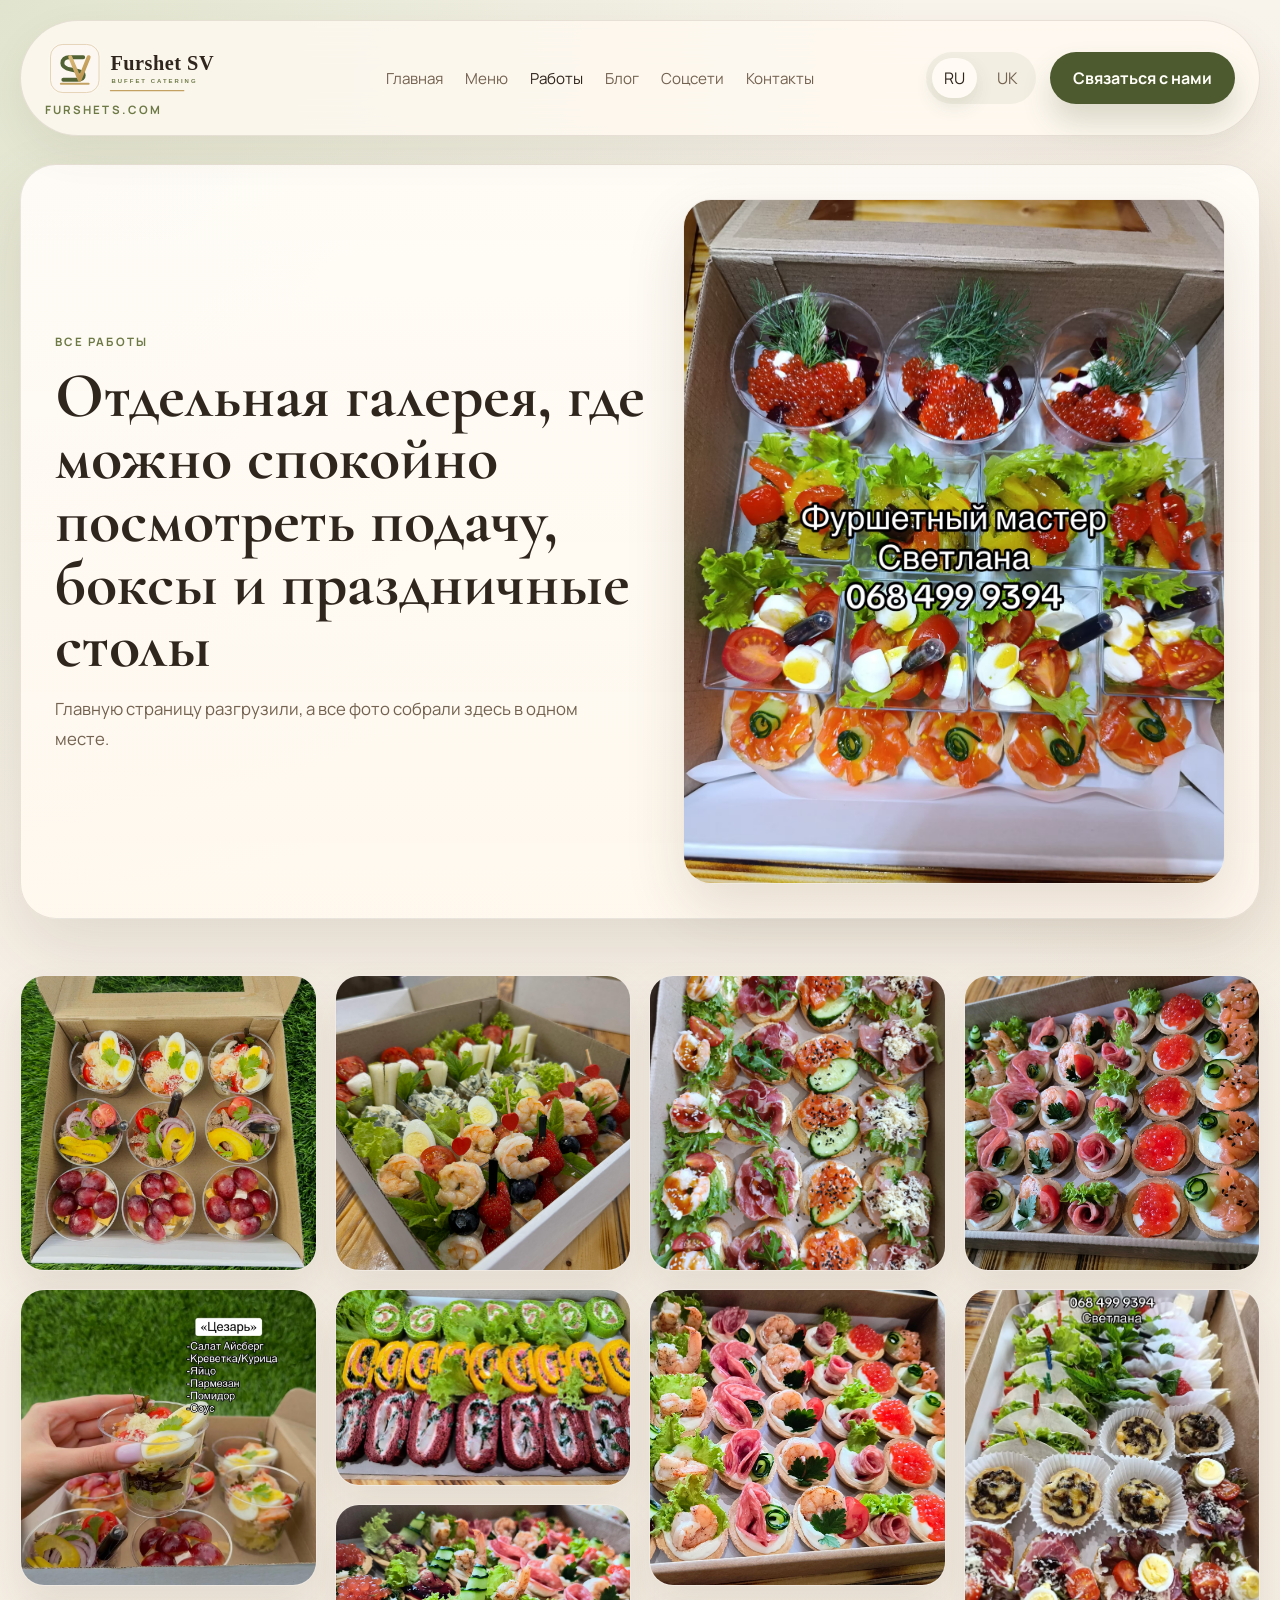
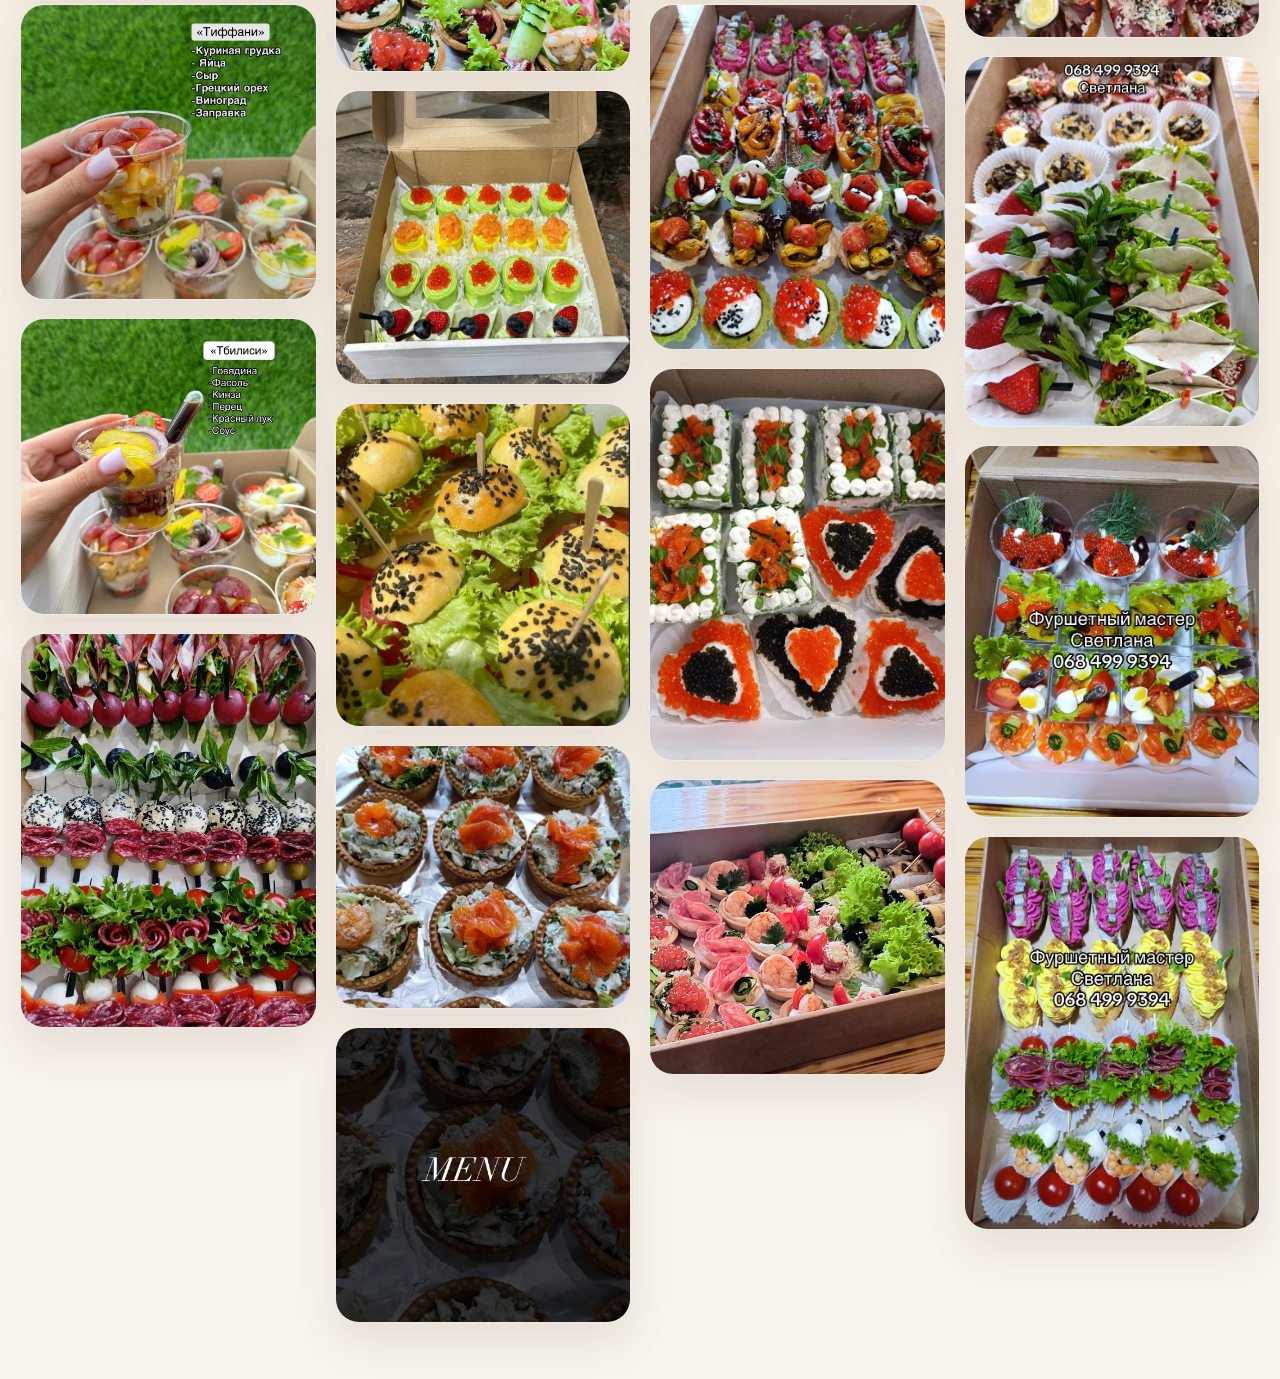
<file: works.html>
<!DOCTYPE html>
<html lang="ru">
<head>
  <meta charset="UTF-8">
  <meta name="viewport" content="width=device-width, initial-scale=1.0">
  <title>Работы и фото фуршетов | Furshet SV</title>
  <meta id="meta-description" name="description" content="Фото работ Furshet SV: боксы, закуски, канапе, салаты, праздничные столы и варианты подачи для фуршета.">
  <meta name="robots" content="index,follow,max-image-preview:large">
  <link rel="canonical" href="https://furshets.com/works.html">
  <meta property="og:title" id="og-title" content="Работы и фото фуршетов | Furshet SV">
  <meta property="og:description" id="og-description" content="Отдельная страница с фото работ: фуршетные наборы, праздничные столы и примеры подачи.">
  <meta property="og:type" content="website">
  <meta property="og:site_name" content="Furshet SV">
  <meta property="og:locale" id="og-locale" content="ru_RU">
  <meta property="og:image" content="https://furshets.com/assets/images/gallery/gallery-21.avif">
  <meta property="og:url" content="https://furshets.com/works.html">
  <meta name="twitter:card" content="summary_large_image">
  <meta name="twitter:title" id="twitter-title" content="Работы и фото фуршетов | Furshet SV">
  <meta name="twitter:description" id="twitter-description" content="Отдельная галерея работ Furshet SV без перегруза главной страницы.">
  <meta name="twitter:image" content="https://furshets.com/assets/images/gallery/gallery-21.avif">
  <link rel="icon" type="image/x-icon" href="/favicon.ico">
  <link rel="icon" type="image/svg+xml" href="./assets/icons/favicon.svg">
  <link rel="preconnect" href="https://fonts.googleapis.com">
  <link rel="preconnect" href="https://fonts.gstatic.com" crossorigin>
  <link href="https://fonts.googleapis.com/css2?family=Cormorant+Garamond:wght@500;600;700&family=Manrope:wght@400;500;600;700;800&display=swap" rel="stylesheet">
  <link rel="stylesheet" href="./styles.css">
  <script type="application/ld+json" id="structured-data">
    {
      "@context": "https://schema.org",
      "@type": "CollectionPage",
      "name": "Работы Furshet SV",
      "url": "https://furshets.com/works.html",
      "image": "https://furshets.com/assets/images/gallery/gallery-21.avif",
      "description": "Галерея работ Furshet SV с фото фуршетных столов, боксов и закусок."
    }
  </script>
</head>
<body data-page="works">
  <div class="page-shell">
    <header class="site-header" id="top">
      <div class="brand-lockup">
        <a class="brand-logo-link" href="./index.html" aria-label="Furshet SV">
          <img class="brand-logo" src="./assets/branding/logo.svg" alt="Furshet SV">
        </a>
        <span class="brand-kicker">furshets.com</span>
      </div>

      <nav class="site-nav" aria-label="Primary">
        <a href="./index.html" data-i18n="nav.home">Главная</a>
        <a href="./menu.html" data-i18n="nav.menu">Меню</a>
        <a class="is-current" href="./works.html" data-i18n="nav.gallery">Работы</a>
        <a href="./blog.html" data-i18n="nav.blog">Блог</a>
        <a href="./social.html" data-i18n="nav.social">Соцсети</a>
        <a href="./index.html#contact" data-i18n="nav.contact">Контакты</a>
      </nav>

      <div class="header-actions">
        <div class="lang-switcher" aria-label="Language switcher">
          <button class="lang-btn is-active" type="button" data-lang-btn="ru">RU</button>
          <button class="lang-btn" type="button" data-lang-btn="uk">UK</button>
        </div>
        <a class="button button-primary" href="./index.html#contact" data-i18n="header.cta">Связаться с нами</a>
      </div>
    </header>

    <main class="page-stack">
      <section class="page-hero section">
        <div class="page-hero-copy">
          <span class="eyebrow" data-i18n="worksPage.eyebrow">Все работы</span>
          <h1 data-i18n="worksPage.title">Отдельная галерея, где можно спокойно посмотреть подачу, боксы и праздничные столы</h1>
          <p class="hero-subcopy" data-i18n="worksPage.lead">Главную страницу разгрузили, а все фото собрали здесь в одном месте.</p>
        </div>
        <figure class="page-hero-media">
          <img src="./assets/images/gallery/gallery-21.avif" alt="Подача фуршетных закусок">
        </figure>
      </section>

      <section class="section">
        <div class="gallery-grid" id="gallery-grid"></div>
      </section>
    </main>
  </div>
  <script src="./script.js"></script>
</body>
</html>
</file>
<file: styles.css>
:root {
  --bg: #f6f0e7;
  --bg-soft: #fbf7f2;
  --surface: rgba(255, 252, 247, 0.86);
  --surface-strong: #fffaf3;
  --text: #2f261e;
  --muted: #736250;
  --line: rgba(74, 57, 40, 0.12);
  --accent: #6d7a46;
  --accent-deep: #4d5a2f;
  --accent-soft: #dbe1c7;
  --gold: #c3a163;
  --shadow: 0 28px 70px rgba(72, 51, 28, 0.12);
  --radius-xl: 36px;
  --radius-lg: 24px;
  --radius-md: 18px;
  --max-width: 1240px;
}

*,
*::before,
*::after {
  box-sizing: border-box;
}

html {
  scroll-behavior: smooth;
  overflow-x: clip;
}

body {
  margin: 0;
  min-width: 320px;
  overflow-x: clip;
  font-family: "Manrope", sans-serif;
  color: var(--text);
  background:
    radial-gradient(circle at top left, rgba(219, 225, 199, 0.8), transparent 28%),
    radial-gradient(circle at right 18%, rgba(195, 161, 99, 0.16), transparent 18%),
    linear-gradient(180deg, #f8f3eb 0%, #f5eee3 48%, #f8f4ed 100%);
}

img {
  display: block;
  max-width: 100%;
}

figure {
  margin: 0;
}

a {
  color: inherit;
  text-decoration: none;
}

button {
  font: inherit;
}

.page-shell {
  width: min(calc(100% - 32px), var(--max-width));
  margin: 20px auto 56px;
}

.site-header {
  position: sticky;
  top: 12px;
  z-index: 20;
  display: flex;
  align-items: center;
  justify-content: space-between;
  gap: 24px;
  padding: 18px 24px;
  border: 1px solid var(--line);
  border-radius: 999px;
  background: rgba(255, 249, 241, 0.82);
  backdrop-filter: blur(18px);
  box-shadow: 0 16px 40px rgba(89, 67, 33, 0.08);
}

.brand-lockup {
  display: flex;
  flex-direction: column;
  gap: 4px;
}

.brand-logo-link {
  display: inline-flex;
  align-items: center;
  width: fit-content;
}

.brand-logo {
  display: block;
  width: clamp(176px, 19vw, 228px);
  height: auto;
}

.brand-kicker,
.eyebrow,
.trust-number {
  letter-spacing: 0.18em;
  text-transform: uppercase;
  font-size: 0.72rem;
  font-weight: 700;
  color: var(--accent);
}

.site-nav,
.header-actions,
.lang-switcher,
.hero-actions,
.contact-cta-row {
  display: flex;
  align-items: center;
}

.site-nav {
  gap: 22px;
}

.site-nav a {
  color: var(--muted);
  font-size: 0.95rem;
  transition: color 180ms ease;
}

.site-nav a.is-current {
  color: var(--text);
}

.site-nav a:hover,
.site-nav a:focus-visible {
  color: var(--text);
}

.header-actions {
  gap: 14px;
}

.lang-switcher {
  gap: 8px;
  padding: 6px;
  border-radius: 999px;
  background: rgba(109, 122, 70, 0.08);
}

.lang-btn {
  border: 0;
  padding: 9px 12px;
  border-radius: 999px;
  background: transparent;
  color: var(--muted);
  cursor: pointer;
  transition: background 180ms ease, color 180ms ease, transform 180ms ease;
}

.lang-btn.is-active {
  background: var(--surface-strong);
  color: var(--text);
  box-shadow: 0 8px 18px rgba(77, 90, 47, 0.12);
}

.button {
  display: inline-flex;
  align-items: center;
  justify-content: center;
  min-height: 52px;
  padding: 0 22px;
  border-radius: 999px;
  border: 1px solid transparent;
  font-weight: 700;
  transition: transform 180ms ease, box-shadow 180ms ease, border-color 180ms ease;
}

.button:hover,
.button:focus-visible,
.contact-link:hover,
.contact-link:focus-visible {
  transform: translateY(-1px);
}

.button-primary {
  background: var(--accent-deep);
  color: #fffef8;
  box-shadow: 0 18px 30px rgba(77, 90, 47, 0.2);
}

.button-secondary {
  border-color: rgba(109, 122, 70, 0.24);
  background: rgba(255, 250, 243, 0.66);
  color: var(--text);
}

.section {
  margin-top: 28px;
}

.hero,
.about,
.contact-card {
  border: 1px solid var(--line);
  border-radius: var(--radius-xl);
  background: linear-gradient(180deg, rgba(255, 252, 247, 0.96), rgba(255, 248, 238, 0.94));
  box-shadow: var(--shadow);
}

.hero {
  display: grid;
  grid-template-columns: 1.02fr 0.98fr;
  gap: 42px;
  padding: 56px;
  overflow: hidden;
}

.hero-copy {
  position: relative;
  z-index: 1;
}

.hero h1,
.section-heading h2,
.about-content h2 {
  margin: 14px 0 16px;
  font-family: "Cormorant Garamond", serif;
  font-size: clamp(3rem, 5vw, 5.2rem);
  line-height: 0.96;
  font-weight: 600;
  letter-spacing: -0.03em;
}

.hero-subcopy,
.section-heading p,
.about-content p,
.menu-featured-copy,
.trust-item p,
.contact-heading p {
  margin: 0;
  font-size: 1.05rem;
  line-height: 1.8;
  color: var(--muted);
}

.hero-subcopy {
  margin-top: 16px;
  max-width: 34rem;
}

.hero-actions {
  display: grid;
  grid-template-columns: repeat(2, minmax(0, max-content));
  gap: 12px 14px;
  margin-top: 28px;
  align-items: stretch;
}

.hero-actions .button:first-child {
  min-width: 240px;
  grid-column: 1 / -1;
  justify-self: start;
}

.hero-actions .button-secondary {
  min-height: 48px;
  padding: 0 18px;
  background: rgba(255, 252, 247, 0.88);
  border-color: rgba(109, 122, 70, 0.18);
  box-shadow: 0 10px 24px rgba(74, 53, 30, 0.06);
}

.hero-points {
  display: flex;
  flex-wrap: wrap;
  gap: 10px;
  margin-top: 22px;
}

.hero-point {
  display: inline-flex;
  align-items: center;
  min-height: 38px;
  padding: 0 14px;
  border-radius: 999px;
  border: 1px solid rgba(109, 122, 70, 0.18);
  background: rgba(255, 250, 243, 0.72);
  color: var(--text);
  font-size: 0.92rem;
  font-weight: 600;
}

.hero-media {
  position: relative;
  min-height: 640px;
  min-width: 0;
}

.hero-media-single {
  min-height: 540px;
}

.hero-card {
  overflow: hidden;
  border-radius: 28px;
  border: 1px solid rgba(82, 58, 31, 0.08);
  box-shadow: 0 24px 60px rgba(75, 52, 28, 0.18);
}

.hero-card img {
  width: 100%;
  height: 100%;
  object-fit: cover;
}

.hero-card-main {
  position: absolute;
  inset: 48px 0 0 84px;
}

.hero-card-main-single {
  inset: 0 26px 88px 26px;
}

.hero-card-top {
  position: absolute;
  top: 0;
  left: 0;
  width: 250px;
  aspect-ratio: 0.84;
}

.hero-card-bottom {
  position: absolute;
  right: 24px;
  bottom: 18px;
  width: 260px;
  aspect-ratio: 0.88;
}

.hero-note {
  position: absolute;
  right: 0;
  bottom: 0;
  width: min(280px, 82%);
  padding: 22px;
  border-radius: 26px;
  border: 1px solid var(--line);
  background: rgba(255, 250, 243, 0.92);
  box-shadow: 0 18px 38px rgba(74, 53, 30, 0.1);
}

.hero-note p {
  margin: 10px 0 0;
  color: var(--muted);
  line-height: 1.7;
}

.trust-strip {
  display: grid;
  grid-template-columns: repeat(3, 1fr);
  gap: 18px;
}

.reviews {
  padding: 0;
}

.reviews-heading {
  margin-bottom: 18px;
}

.reviews-grid {
  display: grid;
  grid-template-columns: repeat(3, minmax(0, 1fr));
  gap: 18px;
}

.review-card {
  display: grid;
  gap: 14px;
  padding: 22px;
  border-radius: 24px;
  border: 1px solid var(--line);
  background: rgba(255, 250, 243, 0.84);
  box-shadow: 0 16px 30px rgba(74, 53, 30, 0.07);
}

.review-card-head {
  display: flex;
  align-items: center;
  justify-content: space-between;
  gap: 12px;
}

.review-card-name {
  font-weight: 800;
  color: var(--text);
}

.review-card-date {
  color: var(--muted);
  font-size: 0.88rem;
  white-space: nowrap;
}

.review-card-text {
  margin: 0;
  color: var(--muted);
  font-size: 0.98rem;
  line-height: 1.7;
}

.review-card-stars {
  color: var(--gold);
  letter-spacing: 0.18em;
  font-size: 0.88rem;
}

.trust-item,
.menu-panel {
  padding: 24px 26px;
  border: 1px solid var(--line);
  border-radius: var(--radius-lg);
  background: rgba(255, 250, 243, 0.7);
}

.trust-item p {
  margin-top: 12px;
}

.about {
  display: grid;
  grid-template-columns: 0.86fr 1.14fr;
  gap: 34px;
  padding: 32px;
}

.about-portrait {
  overflow: hidden;
  border-radius: 28px;
  min-height: 580px;
}

.about-portrait img {
  width: 100%;
  height: 100%;
  object-fit: cover;
  object-position: center;
}

.about-content {
  display: flex;
  flex-direction: column;
  justify-content: center;
  gap: 16px;
  padding: 20px 8px 20px 8px;
}

.about-content h2 {
  font-size: clamp(2.7rem, 4vw, 4.5rem);
}

.section-heading {
  max-width: 58rem;
  margin-bottom: 28px;
}

.section-heading h2 {
  font-size: clamp(2.6rem, 4.2vw, 4.4rem);
}

.menu-grid {
  display: grid;
  grid-template-columns: 1.2fr 1fr 1fr;
  gap: 18px;
}

.menu-panel-featured {
  background:
    linear-gradient(155deg, rgba(219, 225, 199, 0.44), rgba(255, 250, 243, 0.92) 42%),
    rgba(255, 250, 243, 0.9);
}

.menu-featured-copy {
  font-size: 1.18rem;
  color: var(--text);
}

.section-button {
  margin-top: 18px;
}

.menu-list {
  display: grid;
  gap: 16px;
  margin: 0;
  padding: 0;
  list-style: none;
}

.menu-list li {
  position: relative;
  padding-left: 24px;
  font-size: 1.04rem;
}

.menu-list li::before {
  content: "";
  position: absolute;
  top: 0.7em;
  left: 0;
  width: 9px;
  height: 9px;
  border-radius: 50%;
  background: var(--accent);
}

.gallery-grid {
  column-count: 4;
  column-gap: 18px;
}

.gallery-card {
  break-inside: avoid;
  margin-bottom: 18px;
  overflow: hidden;
  border-radius: 24px;
  border: 1px solid rgba(82, 58, 31, 0.08);
  background: var(--surface-strong);
  box-shadow: 0 20px 40px rgba(74, 53, 30, 0.1);
}

.gallery-card img {
  width: 100%;
  height: auto;
}

.gallery-preview-grid {
  column-count: 3;
}

.section-cta {
  margin-top: 18px;
}

.page-stack {
  display: grid;
  gap: 28px;
}

.page-hero {
  display: grid;
  grid-template-columns: 1.05fr 0.95fr;
  gap: 28px;
  align-items: center;
  padding: 34px;
  border: 1px solid var(--line);
  border-radius: var(--radius-xl);
  background: linear-gradient(180deg, rgba(255, 252, 247, 0.96), rgba(255, 248, 238, 0.94));
  box-shadow: var(--shadow);
}

.page-hero-copy h1,
.catalog-card h3,
.box-card h3,
.social-card h2 {
  margin: 0;
  font-family: "Cormorant Garamond", serif;
  color: var(--text);
}

.page-hero-copy h1 {
  margin-top: 14px;
  font-size: clamp(2.8rem, 5vw, 4.6rem);
  line-height: 0.98;
}

.page-hero-media {
  margin: 0;
  overflow: hidden;
  border-radius: 28px;
  min-height: 420px;
  border: 1px solid rgba(82, 58, 31, 0.08);
  box-shadow: 0 24px 60px rgba(75, 52, 28, 0.14);
}

.page-hero-media img {
  width: 100%;
  height: 100%;
  object-fit: cover;
}

.catalog-grid,
.box-grid,
.social-grid {
  display: grid;
  gap: 18px;
}

.catalog-grid {
  grid-template-columns: repeat(4, minmax(0, 1fr));
}

.box-grid {
  grid-template-columns: repeat(2, minmax(0, 1fr));
}

.social-grid {
  grid-template-columns: 1.3fr 1fr 1fr;
}

.catalog-card,
.box-card,
.social-card {
  padding: 24px;
  border: 1px solid var(--line);
  border-radius: 26px;
  background: rgba(255, 250, 243, 0.82);
  box-shadow: 0 16px 30px rgba(74, 53, 30, 0.07);
}

.catalog-card p,
.box-card p,
.social-card p {
  margin: 10px 0 0;
  color: var(--muted);
  line-height: 1.7;
}

.social-card-featured {
  background:
    linear-gradient(150deg, rgba(219, 225, 199, 0.5), rgba(255, 250, 243, 0.94) 44%),
    rgba(255, 250, 243, 0.9);
}

.social-card .button {
  margin-top: 18px;
}

.article-teaser {
  display: flex;
  align-items: end;
  justify-content: space-between;
  gap: 20px;
  padding: 30px 32px;
  border: 1px solid var(--line);
  border-radius: var(--radius-xl);
  background:
    linear-gradient(145deg, rgba(219, 225, 199, 0.36), rgba(255, 250, 243, 0.94) 44%),
    rgba(255, 250, 243, 0.88);
  box-shadow: 0 18px 40px rgba(74, 53, 30, 0.08);
}

.article-teaser-copy {
  margin-bottom: 0;
}

.seo-article {
  border: 1px solid var(--line);
  border-radius: var(--radius-xl);
  background: linear-gradient(180deg, rgba(255, 252, 247, 0.96), rgba(255, 248, 238, 0.94));
  box-shadow: var(--shadow);
  padding: 36px;
}

.seo-article-layout {
  display: grid;
  grid-template-columns: minmax(0, 1.35fr) minmax(280px, 0.65fr);
  gap: 28px;
}

.seo-article-body {
  font-size: 1.02rem;
  line-height: 1.9;
  color: var(--muted);
}

.seo-article-body p {
  margin: 0 0 18px;
}

.seo-article-body h2 {
  margin: 28px 0 12px;
  font-family: "Cormorant Garamond", serif;
  font-size: clamp(2rem, 3.2vw, 2.8rem);
  line-height: 1.05;
  color: var(--text);
}

.seo-article-side {
  position: relative;
}

.article-card {
  position: sticky;
  top: 110px;
  display: grid;
  gap: 12px;
  padding: 24px;
  border: 1px solid var(--line);
  border-radius: 26px;
  background: rgba(255, 250, 243, 0.9);
  box-shadow: 0 16px 30px rgba(74, 53, 30, 0.07);
}

.article-card h3 {
  margin: 0;
  font-family: "Cormorant Garamond", serif;
  font-size: 2rem;
  line-height: 1.05;
  color: var(--text);
}

.contact-card {
  padding: 42px;
}

.contact-heading {
  margin-bottom: 24px;
}

.contact-actions {
  display: grid;
  grid-template-columns: repeat(2, minmax(0, 1fr));
  gap: 18px;
}

.contact-link {
  display: flex;
  flex-direction: column;
  gap: 8px;
  padding: 22px 24px;
  border-radius: 24px;
  border: 1px solid var(--line);
  background: rgba(255, 250, 243, 0.76);
  transition: transform 180ms ease, box-shadow 180ms ease;
}

.contact-link span {
  color: var(--muted);
}

.contact-link strong {
  font-size: 1.3rem;
}

.contact-cta-row {
  gap: 14px;
  margin-top: 22px;
}

@media (max-width: 1160px) {
  .site-header {
    border-radius: 30px;
    padding: 18px;
    flex-wrap: wrap;
  }

  .site-nav {
    order: 3;
    width: 100%;
    justify-content: center;
    flex-wrap: wrap;
  }

  .hero,
  .about,
  .page-hero {
    grid-template-columns: 1fr;
  }

  .hero-media {
    min-height: 560px;
  }

  .hero-card-main {
    inset: 40px 0 0 88px;
  }

  .menu-grid,
  .trust-strip,
  .contact-actions,
  .reviews-grid,
  .catalog-grid,
  .box-grid,
  .social-grid,
  .seo-article-layout {
    grid-template-columns: 1fr;
  }

  .gallery-grid {
    column-count: 3;
  }
}

@media (max-width: 820px) {
  .page-shell {
    width: min(calc(100% - 20px), var(--max-width));
    margin-top: 12px;
  }

  .site-header,
  .header-actions,
  .contact-cta-row {
    flex-direction: column;
  }

  .site-header {
    position: static;
    align-items: stretch;
    gap: 14px;
    padding: 14px;
    border-radius: 26px;
  }

  .header-actions,
  .contact-cta-row {
    align-items: stretch;
  }

  .brand-lockup {
    align-items: center;
    text-align: center;
  }

  .button {
    width: 100%;
  }

  .hero-actions {
    grid-template-columns: 1fr;
    gap: 10px;
  }

  .hero-actions .button:first-child {
    min-width: 0;
    justify-self: stretch;
  }

  .lang-switcher {
    width: 100%;
    justify-content: center;
  }

  .site-nav {
    width: calc(100% + 8px);
    margin-inline: -4px;
    padding: 4px;
    gap: 10px;
    justify-content: flex-start;
    flex-wrap: nowrap;
    overflow-x: auto;
    overscroll-behavior-x: contain;
    scrollbar-width: none;
    -webkit-overflow-scrolling: touch;
  }

  .site-nav::-webkit-scrollbar {
    display: none;
  }

  .site-nav a {
    flex: 0 0 auto;
    min-height: 42px;
    padding: 0 16px;
    border-radius: 999px;
    border: 1px solid rgba(109, 122, 70, 0.16);
    background: rgba(255, 252, 247, 0.86);
    white-space: nowrap;
  }

  .hero,
  .about,
  .contact-card,
  .page-hero {
    padding: 22px;
  }

  .hero h1,
  .section-heading h2,
  .about-content h2 {
    font-size: clamp(2rem, 9vw, 3rem);
  }

  .hero-subcopy,
  .section-heading p,
  .about-content p,
  .menu-featured-copy,
  .trust-item p,
  .contact-heading p,
  .review-card-text {
    line-height: 1.62;
  }

  .hero-media {
    min-height: auto;
    display: grid;
    gap: 16px;
    width: 100%;
    min-width: 0;
  }

  .hero-card-main,
  .hero-card-top,
  .hero-card-bottom,
  .hero-card-main-single {
    position: relative;
    inset: auto;
    width: 100%;
    max-width: 100%;
  }

  .hero-card-main {
    aspect-ratio: 0.9;
  }

  .hero-card-top,
  .hero-card-bottom {
    aspect-ratio: 1.05;
  }

  .hero-note {
    position: relative;
    width: 100%;
  }

  .about-portrait {
    min-height: auto;
    max-height: 640px;
  }

  .page-hero,
  .hero,
  .about,
  .contact-card {
    padding: 22px;
  }

  .article-teaser,
  .seo-article {
    padding: 22px;
  }

  .article-teaser {
    align-items: stretch;
    flex-direction: column;
  }

  .article-card {
    position: static;
  }

  .page-hero-copy h1 {
    font-size: clamp(2rem, 9vw, 3rem);
  }

  .page-hero-media {
    min-height: 280px;
  }

  .seo-article-body {
    font-size: 0.98rem;
    line-height: 1.75;
  }

  .seo-article-body h2 {
    font-size: clamp(1.8rem, 7vw, 2.4rem);
  }

  .hero-point {
    width: 100%;
    justify-content: center;
    text-align: center;
  }

  .gallery-card {
    margin-bottom: 12px;
  }
}

@media (max-width: 540px) {
  .page-shell {
    width: min(calc(100% - 14px), var(--max-width));
    margin-bottom: 32px;
  }

  .brand-logo {
    width: min(100%, 182px);
  }

  .site-nav {
    gap: 8px;
  }

  .site-nav a {
    min-height: 40px;
    padding: 0 14px;
    font-size: 0.84rem;
  }

  .hero-subcopy,
  .section-heading p,
  .about-content p,
  .menu-featured-copy,
  .trust-item p,
  .contact-heading p,
  .contact-link strong,
  .menu-list li,
  .review-card-text {
    font-size: 0.96rem;
  }

  .gallery-grid {
    column-count: 1;
  }

  .hero h1 {
    font-size: clamp(1.85rem, 8.8vw, 2.45rem);
    line-height: 1;
  }

  .page-hero-copy h1,
  .about-content h2,
  .section-heading h2 {
    font-size: clamp(1.85rem, 8.2vw, 2.45rem);
    line-height: 1.02;
  }

  .hero-actions {
    margin-top: 20px;
  }

  .hero-actions .button-secondary,
  .hero-actions .button:first-child {
    min-height: 50px;
  }

  .section-heading {
    margin-bottom: 20px;
  }

  .hero-points {
    gap: 8px;
  }

  .hero-point {
    min-height: 34px;
    padding: 0 12px;
    font-size: 0.86rem;
  }

  .hero-note,
  .article-teaser,
  .seo-article {
    padding: 18px;
  }

  .page-hero-media,
  .about-portrait {
    min-height: 240px;
  }

  .seo-article-body {
    font-size: 0.94rem;
    line-height: 1.68;
  }

  .seo-article-body h2 {
    margin-top: 24px;
    font-size: clamp(1.55rem, 6.8vw, 2rem);
  }

  .trust-item,
  .menu-panel,
  .contact-link,
  .catalog-card,
  .box-card,
  .social-card,
  .article-card {
    padding: 18px;
  }

  .hero,
  .about,
  .contact-card,
  .trust-item,
  .menu-panel,
  .contact-link,
  .gallery-card,
  .catalog-card,
  .box-card,
  .social-card,
  .article-card,
  .article-teaser,
  .seo-article,
  .page-hero {
    border-radius: 22px;
  }
}

@media (max-width: 820px) {
  .gallery-grid {
    column-count: 1;
    column-gap: 0;
  }
}
</file>
